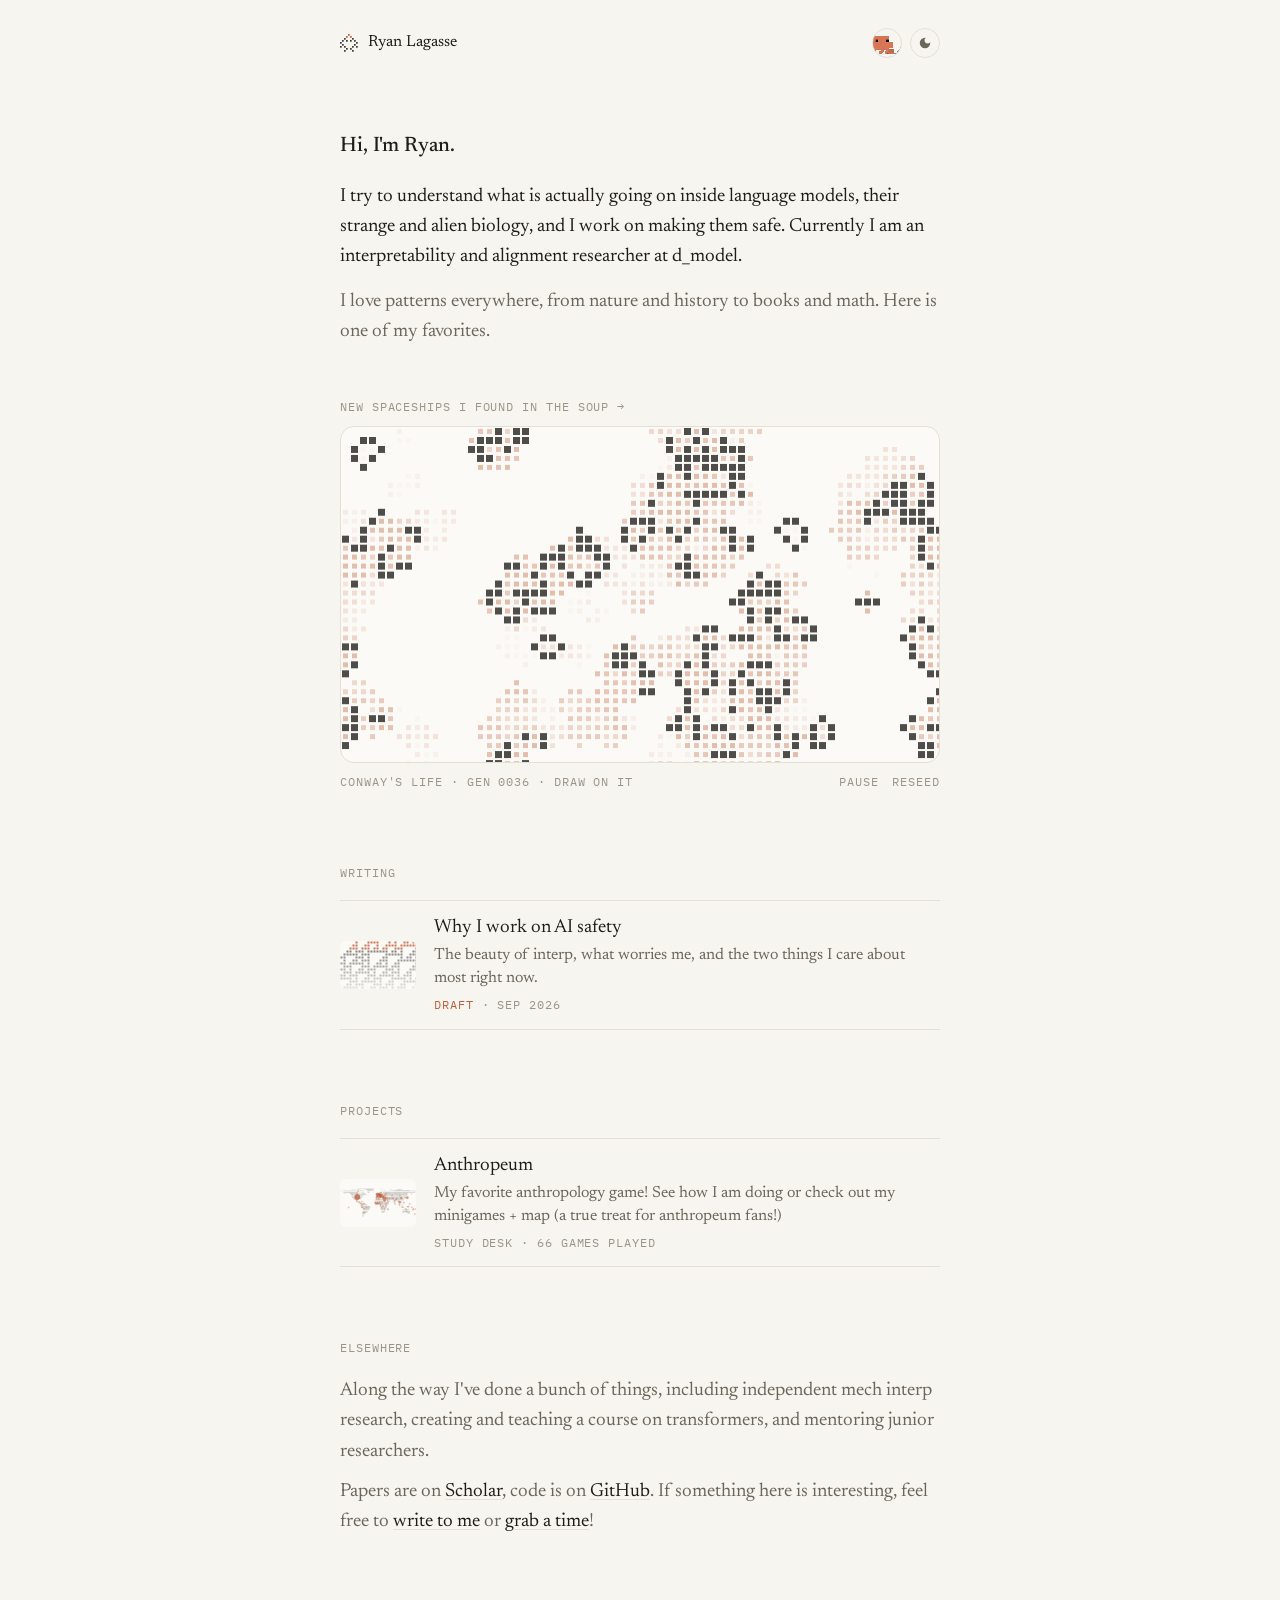
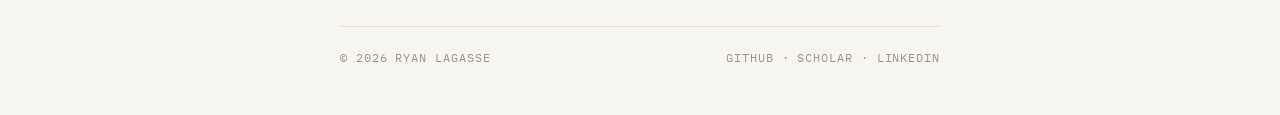
<file: index.html>
<!DOCTYPE html>
<html lang="en">
<head>
  <meta charset="UTF-8">
  <meta name="viewport" content="width=device-width, initial-scale=1.0">
  <title>Ryan Lagasse</title>
  <meta name="description" content="Ryan Lagasse. I try to understand what is going on inside language models, and I work on making them safe.">
  <script>try { const t = localStorage.getItem('theme'); if (t) document.documentElement.dataset.theme = t; } catch (e) {}</script>
  <link rel="preconnect" href="https://fonts.googleapis.com">
  <link rel="preconnect" href="https://fonts.gstatic.com" crossorigin>
  <link href="https://fonts.googleapis.com/css2?family=Newsreader:ital,opsz,wght@0,6..72,300..600;1,6..72,300..500&family=IBM+Plex+Mono:wght@400;500&display=swap" rel="stylesheet">
  <link rel="stylesheet" href="assets/site.css">
  <style>
    .hello { margin-top: 72px; }
    .hello h1 { font-size: 21px; font-weight: 500; letter-spacing: -0.005em; margin-bottom: 18px; }
    .hello p { color: var(--ink); margin-bottom: 14px; }
    .hello p.soft { color: var(--sub); }

    /* the one big visual */
    .window { margin: 44px 0 0; }
    .window .frame {
      position: relative; border: 1px solid var(--rule); border-radius: 14px; overflow: hidden;
      background: var(--paper-2); aspect-ratio: 16 / 9;
    }
    #life { position: absolute; inset: 0; width: 100%; height: 100%; display: block; cursor: crosshair; touch-action: none; }
    .window .over { display: inline-block; margin-bottom: 10px; text-decoration: none; }
    .window .over:hover { color: var(--accent); }
    .window .under { display: flex; justify-content: space-between; align-items: center; margin-top: 10px; gap: 12px; }
    .window .under button {
      font: inherit; background: none; border: 0; color: var(--dim); cursor: pointer; padding: 0; margin-left: 14px;
      text-transform: uppercase; letter-spacing: 0.08em;
    }
    .window .under button:hover { color: var(--accent); }
    .window .under > span:last-child { white-space: nowrap; }
    @media (max-width: 520px) { .window .under .hint { display: none; } }

    section.block { margin-top: 72px; }
    section.block > .label { display: block; margin-bottom: 18px; }

    /* writing list */
    .posts { list-style: none; }
    .post a {
      display: grid; grid-template-columns: 76px 1fr; gap: 18px; align-items: center;
      text-decoration: none; padding: 14px 0; border-top: 1px solid var(--rule);
    }
    .post:last-child a { border-bottom: 1px solid var(--rule); }
    .post canvas { width: 76px; height: 48px; display: block; border-radius: 6px; background: var(--paper-2); }
    .post .t { font-size: 19px; line-height: 1.35; }
    .post .d { color: var(--sub); font-size: 16px; line-height: 1.45; margin-top: 3px; }
    .post .m { margin-top: 6px; }
    .post a:hover .t { color: var(--accent); }
    .draft { color: var(--accent); }

    .elsewhere p { color: var(--sub); margin-bottom: 10px; }
    .elsewhere p a { color: var(--ink); }
  </style>
</head>
<body>
<div class="wrap">
  <header class="bar">
    <a class="mark" href="./"><canvas aria-hidden="true"></canvas>Ryan Lagasse</a>
    <span class="bar-r"><button class="crab-btn" type="button" data-crabs="assets/crabs/" aria-label="Release the crabs" title="release the crabs"><img src="assets/crabs/code.gif" width="80" height="80" alt=""></button><button class="theme" type="button" aria-label="Toggle dark mode"><svg viewBox="0 0 24 24"><path d="M12 3a9 9 0 1 0 9 9c0-.46-.04-.92-.1-1.36a5.4 5.4 0 0 1-4.4 2.26 5.4 5.4 0 0 1-3.14-9.8C12.92 3.04 12.46 3 12 3z"/></svg></button></span>
  </header>

  <main>
    <section class="hello">
      <h1>Hi, I'm Ryan.</h1>
      <p>I try to understand what is actually going on inside language models, their strange and alien biology, and I work on making them safe. Currently I am an interpretability and alignment researcher at d_model.</p>
      <p class="soft">I love patterns everywhere, from nature and history to books and math. Here is one of my favorites.</p>
    </section>

    <figure class="window">
      <a class="over label" href="spaceships/">new spaceships I found in the soup →</a>
      <div class="frame"><canvas id="life" aria-label="Conway's Game of Life. Click or drag to add cells."></canvas></div>
      <figcaption class="under label">
        <span>Conway's life · gen <span id="life-gen">0000</span><span class="hint"> · draw on it</span></span>
        <span><button id="life-pause" type="button">pause</button><button id="life-reset" type="button">reseed</button></span>
      </figcaption>
    </figure>

    <section class="block" id="writing">
      <span class="label">Writing</span>
      <ul class="posts">
        <li class="post">
          <a href="writing/why-i-work-on-ai-safety.html">
            <canvas data-ca="auto" data-seed="why-i-work-on-ai-safety" data-cell="3" aria-hidden="true"></canvas>
            <div>
              <div class="t">Why I work on AI safety</div>
              <div class="d">The beauty of interp, what worries me, and the two things I care about most right now.</div>
              <div class="m label"><span class="draft">draft</span> · Sep 2026</div>
            </div>
          </a>
        </li>
      </ul>
    </section>

    <section class="block" id="projects">
      <span class="label">Projects</span>
      <ul class="posts">
        <li class="post">
          <a href="anthropeum/">
            <canvas data-viz="map" aria-hidden="true"></canvas>
            <div>
              <div class="t">Anthropeum</div>
              <div class="d">My favorite anthropology game! See how I am doing or check out my minigames + map (a true treat for anthropeum fans!)</div>
              <div class="m label">study desk · <span id="a-games"></span> games played</div>
            </div>
          </a>
        </li>
      </ul>
    </section>

    <section class="block elsewhere">
      <span class="label">Elsewhere</span>
      <p>Along the way I've done a bunch of things, including independent mech interp research, creating and teaching a course on transformers, and mentoring junior researchers.</p>
      <p>Papers are on <a href="https://scholar.google.com/citations?user=QK2Md6wAAAAJ&hl=en" target="_blank" rel="noopener">Scholar</a>, code is on <a href="https://github.com/RyanLagasse" target="_blank" rel="noopener">GitHub</a>. If something here is interesting, feel free to <a href="mailto:ryanplagasse@gmail.com">write to me</a> or <a href="https://cal.com/ryan-lagasse" target="_blank" rel="noopener">grab a time</a>!</p>
    </section>
  </main>

  <footer class="foot">
    <span class="label">© 2026 Ryan Lagasse</span>
    <span class="label"><a href="https://github.com/RyanLagasse" target="_blank" rel="noopener">github</a> · <a href="https://scholar.google.com/citations?user=QK2Md6wAAAAJ&hl=en" target="_blank" rel="noopener">scholar</a> · <a href="https://www.linkedin.com/in/lagasse-ryan/" target="_blank" rel="noopener">linkedin</a></span>
  </footer>
</div>
<script src="assets/patterns.js"></script>
<script src="assets/anthropeum.js"></script>
<script src="assets/crabs.js"></script>
</body>
</html>
</file>
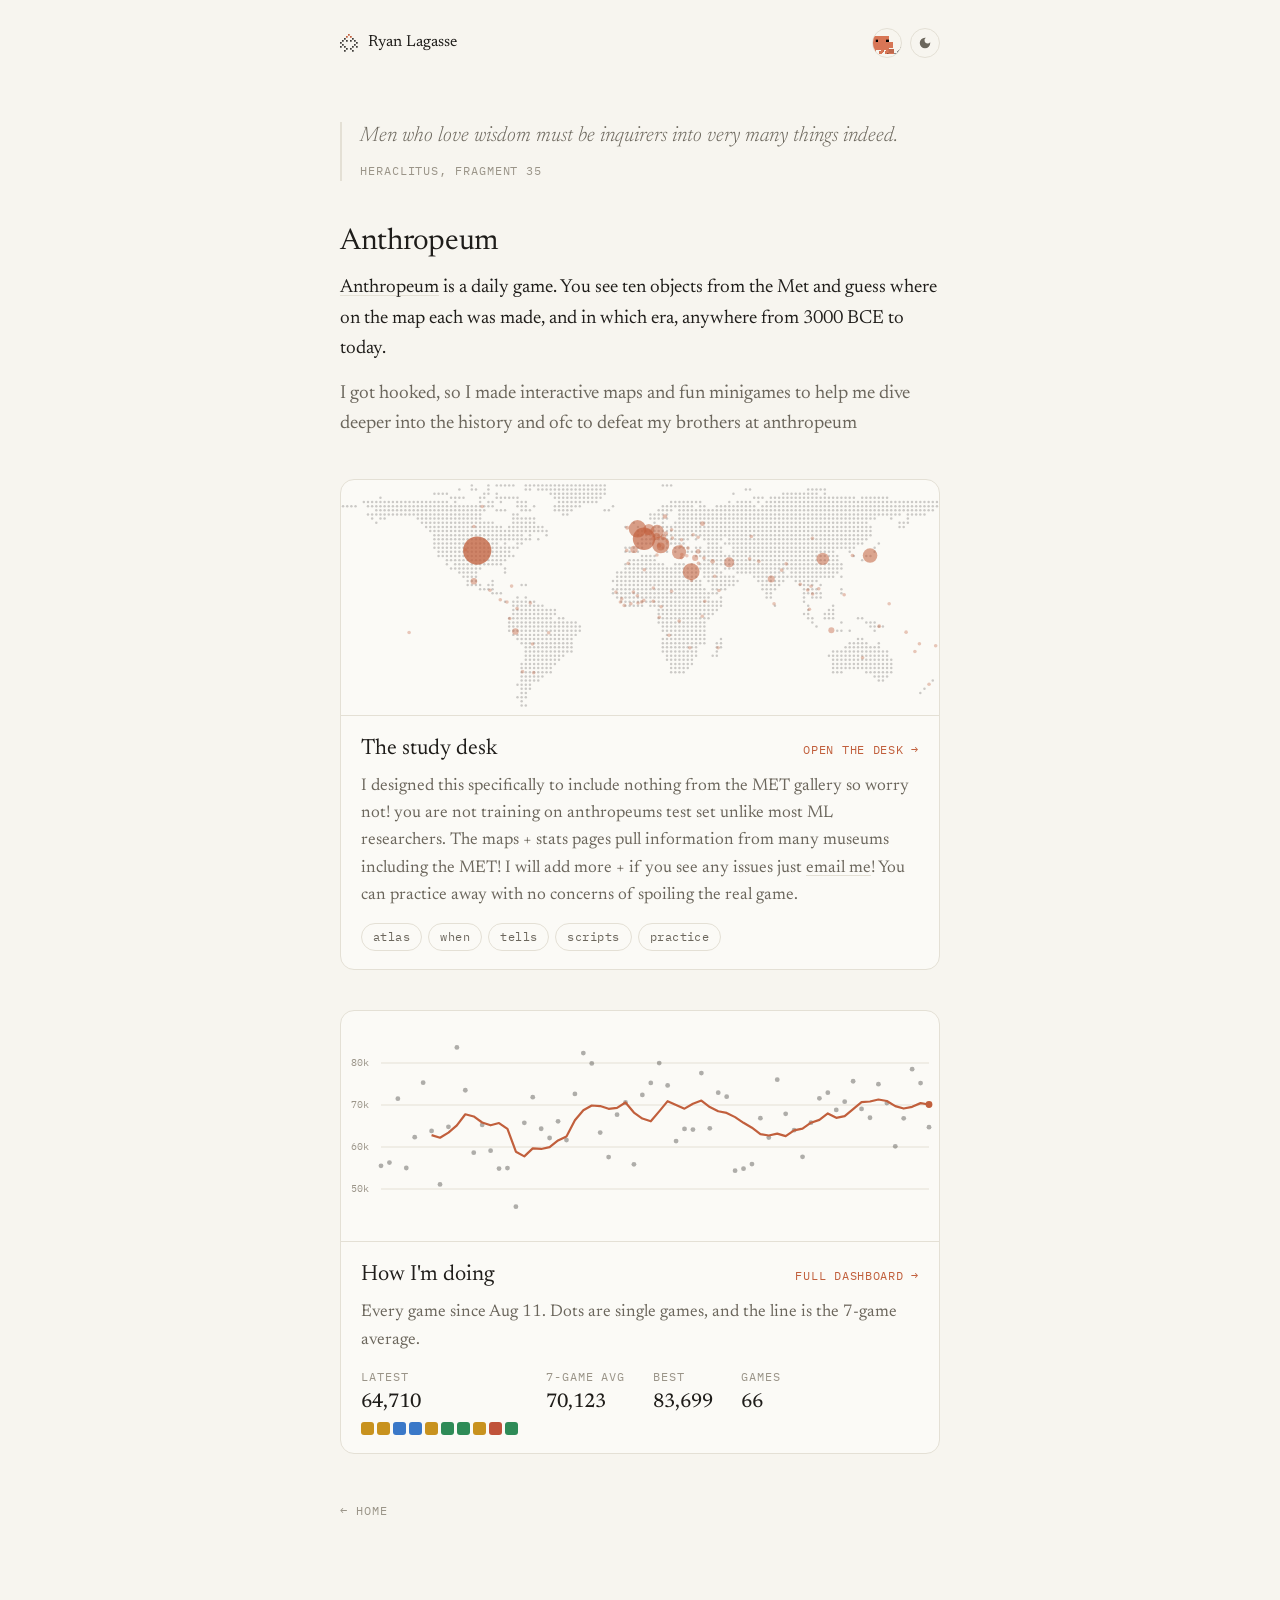
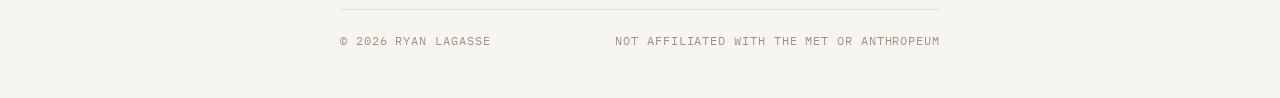
<file: anthropeum/index.html>
<!DOCTYPE html>
<html lang="en">
<head>
  <meta charset="UTF-8">
  <meta name="viewport" content="width=device-width, initial-scale=1.0">
  <title>Anthropeum · Ryan Lagasse</title>
  <meta name="description" content="Anthropeum is a daily game about where and when museum objects were made. The study desk I built for it, and how I'm doing.">
  <script>try { const t = localStorage.getItem('theme'); if (t) document.documentElement.dataset.theme = t; } catch (e) {}</script>
  <link rel="preconnect" href="https://fonts.googleapis.com">
  <link rel="preconnect" href="https://fonts.gstatic.com" crossorigin>
  <link href="https://fonts.googleapis.com/css2?family=Newsreader:ital,opsz,wght@0,6..72,300..600;1,6..72,300..500&family=IBM+Plex+Mono:wght@400;500&display=swap" rel="stylesheet">
  <link rel="stylesheet" href="../assets/site.css">
  <style>
    .epigraph { margin-top: 64px; padding-left: 18px; border-left: 2px solid var(--rule); }
    .epigraph blockquote { font-size: 21px; font-style: italic; font-weight: 300; line-height: 1.45; color: var(--sub); }
    .epigraph figcaption { margin-top: 10px; }

    .head { margin-top: 44px; }
    .head h1 { font-size: 30px; font-weight: 400; letter-spacing: -0.01em; line-height: 1.15; }
    .head p { margin-top: 14px; }
    .head p.soft { color: var(--sub); }

    .tool { margin-top: 40px; border: 1px solid var(--rule); border-radius: 14px; background: var(--paper-2); overflow: hidden; }
    .tool .viz { display: block; width: 100%; height: 230px; }
    .tool .viz.map { height: auto; aspect-ratio: 2.55 / 1; }
    .tool .body { padding: 16px 20px 18px; border-top: 1px solid var(--rule); }
    .tool h2 { font-size: 22px; font-weight: 400; display: flex; justify-content: space-between; align-items: baseline; gap: 12px; flex-wrap: wrap; }
    .tool h2 a { font-family: var(--mono); font-size: 12px; letter-spacing: 0.06em; text-transform: uppercase; text-decoration: none; color: var(--accent); }
    .tool p { color: var(--sub); margin-top: 6px; font-size: 17px; }

    .rooms { display: flex; flex-wrap: wrap; gap: 6px; margin-top: 14px; }
    .rooms a {
      font-family: var(--mono); font-size: 11.5px; letter-spacing: 0.04em; text-decoration: none; color: var(--sub);
      border: 1px solid var(--rule); border-radius: 999px; padding: 4px 11px; transition: color .15s, border-color .15s;
    }
    .rooms a:hover { color: var(--accent); border-color: var(--accent); }

    .stats { display: flex; flex-wrap: wrap; gap: 6px 28px; margin-top: 14px; }
    .stats div { display: flex; flex-direction: column; }
    .stats b { font-weight: 500; font-size: 20px; font-variant-numeric: tabular-nums; }
    .tiles { display: inline-flex; gap: 3px; margin-top: 4px; }
    .tiles i { width: 13px; height: 13px; border-radius: 3px; display: inline-block; }

    .back { margin-top: 48px; }
    .back a { text-decoration: none; }
  </style>
</head>
<body>
<div class="wrap">
  <header class="bar">
    <a class="mark" href="../"><canvas aria-hidden="true"></canvas>Ryan Lagasse</a>
    <span class="bar-r"><button class="crab-btn" type="button" data-crabs="../assets/crabs/" aria-label="Release the crabs" title="release the crabs"><img src="../assets/crabs/code.gif" width="80" height="80" alt=""></button><button class="theme" type="button" aria-label="Toggle dark mode"><svg viewBox="0 0 24 24"><path d="M12 3a9 9 0 1 0 9 9c0-.46-.04-.92-.1-1.36a5.4 5.4 0 0 1-4.4 2.26 5.4 5.4 0 0 1-3.14-9.8C12.92 3.04 12.46 3 12 3z"/></svg></button></span>
  </header>

  <figure class="epigraph">
    <blockquote>Men who love wisdom must be inquirers into very many things indeed.</blockquote>
    <figcaption class="label">Heraclitus, Fragment 35</figcaption>
  </figure>

  <div class="head">
    <h1>Anthropeum</h1>
    <p><a href="https://www.anthropeum.games/">Anthropeum</a> is a daily game. You see ten objects from the Met and guess where on the map each was made, and in which era, anywhere from 3000 BCE to today.</p>
    <p class="soft">I got hooked, so I made interactive maps and fun minigames to help me dive deeper into the history and ofc to defeat my brothers at anthropeum</p>
  </div>

  <section class="tool">
    <canvas class="viz map" data-viz="map" data-big aria-label="Where the Met's objects come from, one circle per place"></canvas>
    <div class="body">
      <h2>The study desk <a href="https://ryanlagasse.github.io/anthropeum-study/">open the desk →</a></h2>
      <p>I designed this specifically to include nothing from the MET gallery so worry not! you are not training on anthropeums test set unlike most ML researchers. The maps + stats pages pull information from many museums including the MET! I will add more + if you see any issues just <a href="mailto:ryanplagasse@gmail.com">email me</a>! You can practice away with no concerns of spoiling the real game.</p>
      <div class="rooms">
        <a href="https://ryanlagasse.github.io/anthropeum-study/#/atlas">atlas</a>
        <a href="https://ryanlagasse.github.io/anthropeum-study/#/when">when</a>
        <a href="https://ryanlagasse.github.io/anthropeum-study/#/tells">tells</a>
        <a href="https://ryanlagasse.github.io/anthropeum-study/#/scripts">scripts</a>
        <a href="https://ryanlagasse.github.io/anthropeum-study/#/practice">practice</a>
      </div>
    </div>
  </section>

  <section class="tool">
    <canvas class="viz" data-viz="scores" data-big aria-label="Every Anthropeum score since August, with a 7-game average"></canvas>
    <div class="body">
      <h2>How I'm doing <a href="https://ryanlagasse.github.io/anthropeum/">full dashboard →</a></h2>
      <p>Every game since <span id="a-since"></span>. Dots are single games, and the line is the 7-game average.</p>
      <div class="stats">
        <div><span class="label">latest</span><b id="a-latest"></b><span class="tiles" id="a-tiles"></span></div>
        <div><span class="label">7-game avg</span><b id="a-avg"></b></div>
        <div><span class="label">best</span><b id="a-best"></b></div>
        <div><span class="label">games</span><b id="a-games"></b></div>
      </div>
    </div>
  </section>

  <p class="back label"><a href="../">← home</a></p>
  <footer class="foot">
    <span class="label">© 2026 Ryan Lagasse</span>
    <span class="label">not affiliated with the Met or Anthropeum</span>
  </footer>
</div>
<script src="../assets/patterns.js"></script>
<script src="../assets/crabs.js"></script>
<script src="../assets/anthropeum.js"></script>
</body>
</html>
</file>
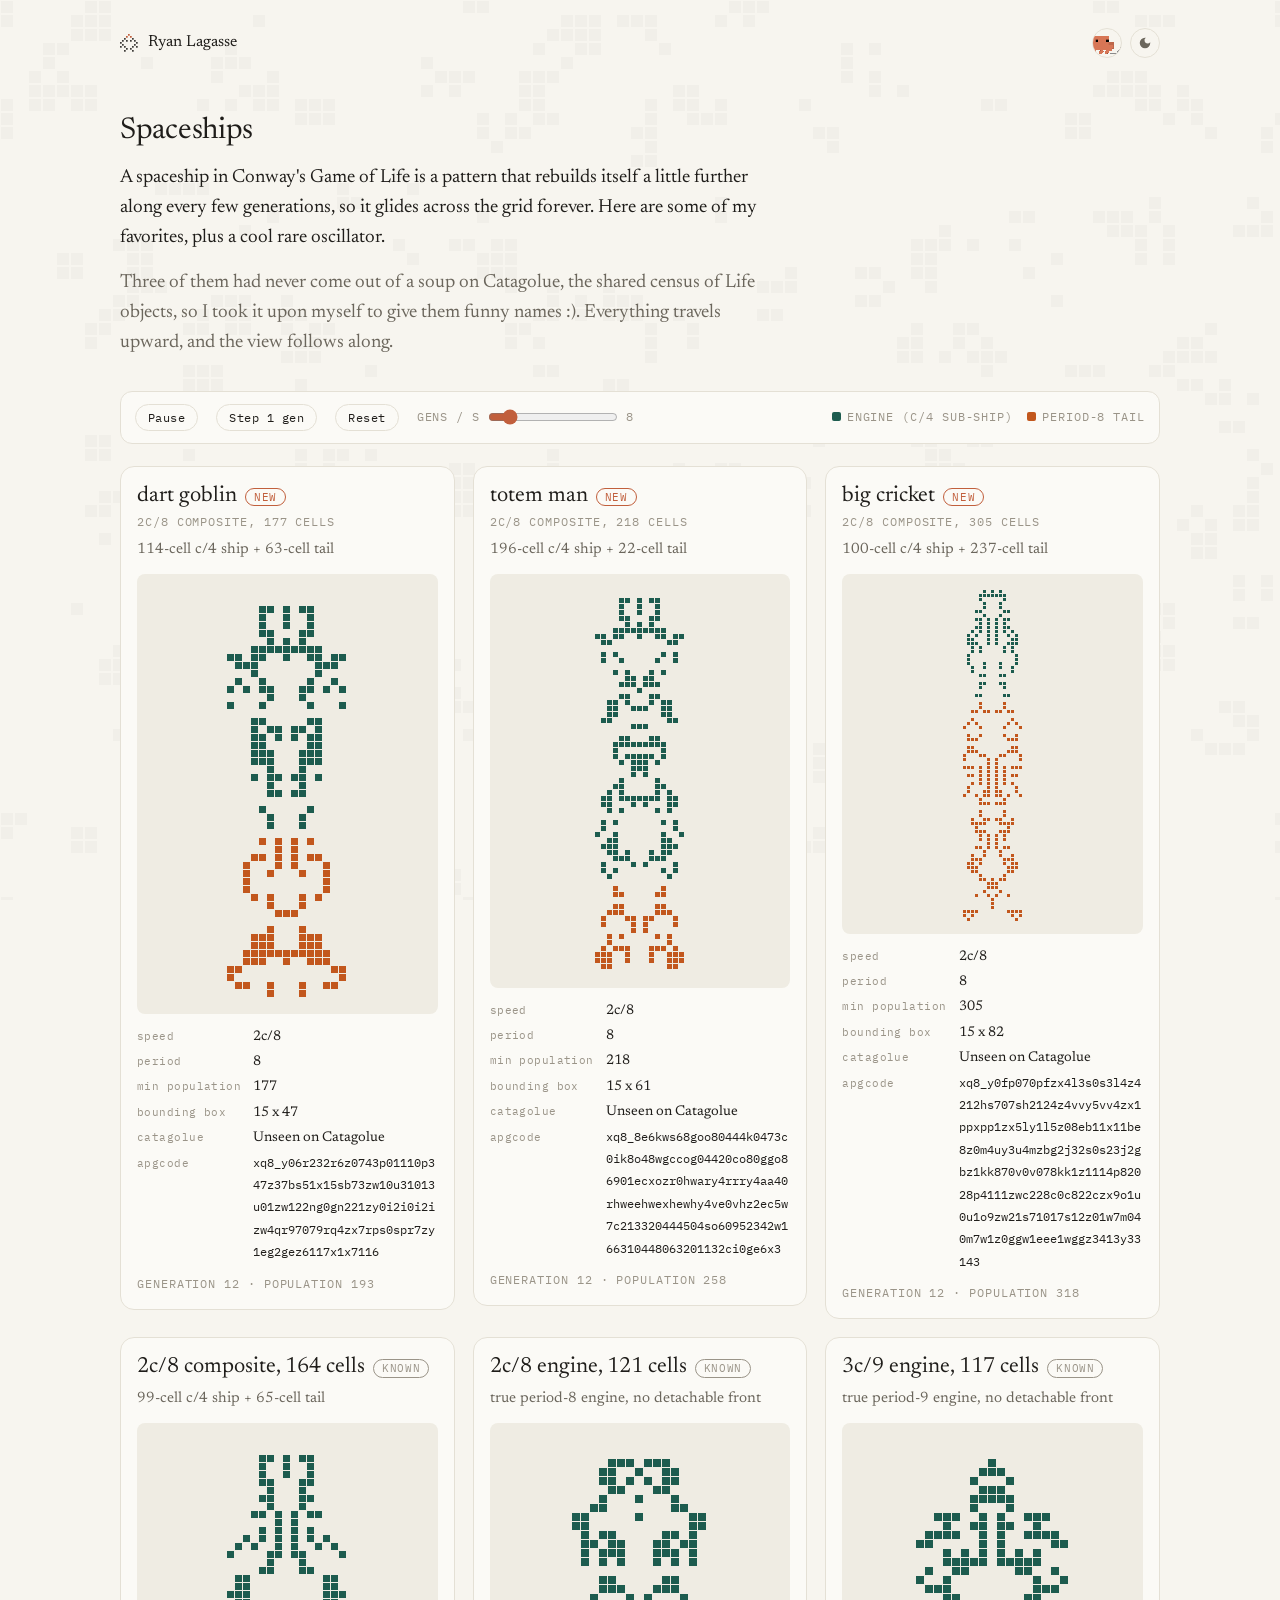
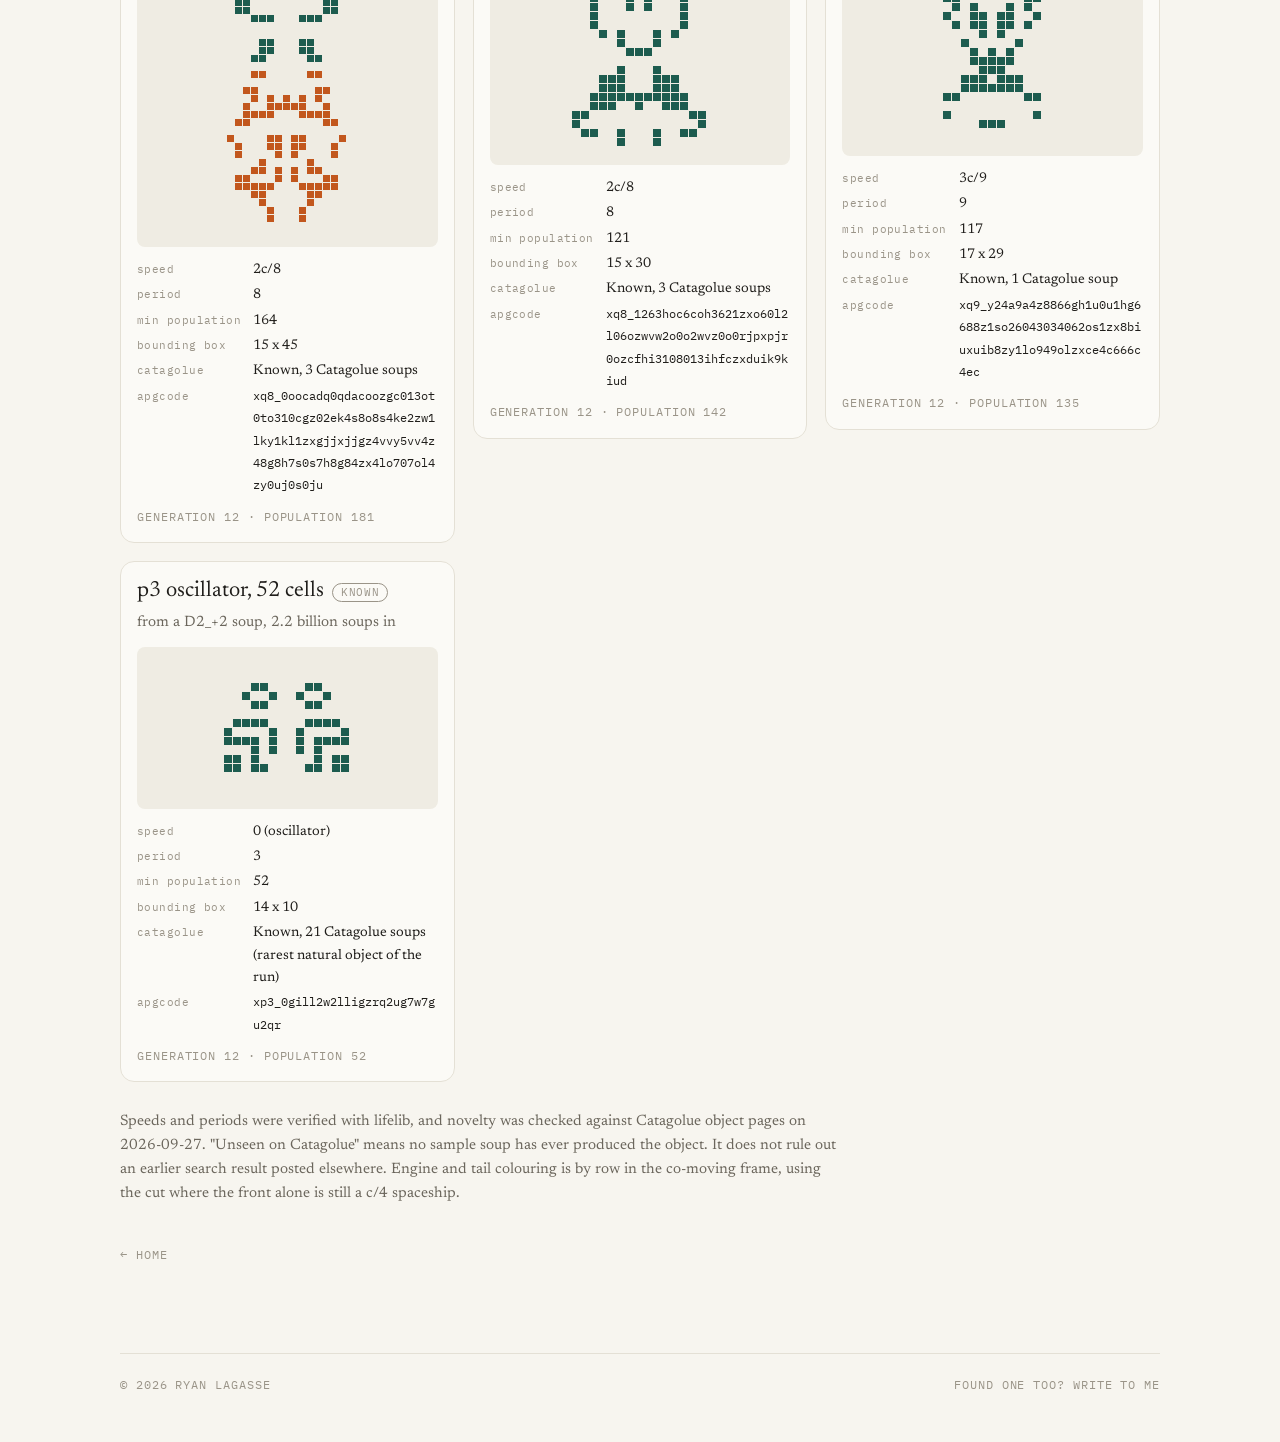
<file: spaceships/index.html>
<!DOCTYPE html>
<html lang="en">
<head>
  <meta charset="UTF-8">
  <meta name="viewport" content="width=device-width, initial-scale=1.0">
  <title>Spaceships · Ryan Lagasse</title>
  <meta name="description" content="Spaceships in Conway's Game of Life that turned up in my search, three of them never seen in a soup before, running live.">
  <script>try { const t = localStorage.getItem('theme'); if (t) document.documentElement.dataset.theme = t; } catch (e) {}</script>
  <link rel="preconnect" href="https://fonts.googleapis.com">
  <link rel="preconnect" href="https://fonts.gstatic.com" crossorigin>
  <link href="https://fonts.googleapis.com/css2?family=Newsreader:ital,opsz,wght@0,6..72,300..600;1,6..72,300..500&family=IBM+Plex+Mono:wght@400;500&display=swap" rel="stylesheet">
  <link rel="stylesheet" href="../assets/site.css">
  <style>
    /* this page is wider than the others so the ship panels can sit side by side */
    .wrap.wide { max-width: 1080px; }
    :root { --engine: #1d5c4f; --tail: #c2571d; --stage: #efece3; --panel: #fbfaf6; }
    @media (prefers-color-scheme: dark) {
      :root:not([data-theme="light"]) { --engine: #5fc9ad; --tail: #f08a4b; --stage: #1f1e19; --panel: #1b1a15; }
    }
    :root[data-theme="dark"] { --engine: #5fc9ad; --tail: #f08a4b; --stage: #1f1e19; --panel: #1b1a15; }

    .head { margin-top: 56px; max-width: 640px; }
    .head h1 { font-size: 30px; font-weight: 400; letter-spacing: -0.01em; line-height: 1.15; }
    .head p { margin-top: 14px; }
    .head p.soft { color: var(--sub); }

    .controls {
      display: flex; flex-wrap: wrap; align-items: center; gap: 10px 18px; margin: 32px 0 22px;
      padding: 12px 14px; border: 1px solid var(--rule); border-radius: 12px; background: var(--panel);
    }
    .controls button {
      font-family: var(--mono); font-size: 12px; letter-spacing: 0.04em; color: var(--ink); background: none;
      border: 1px solid var(--rule); border-radius: 999px; padding: 5px 12px; cursor: pointer;
    }
    .controls button:hover { border-color: var(--accent); color: var(--accent); }
    .controls label { display: flex; align-items: center; gap: 8px; }
    .controls input[type=range] { width: 130px; accent-color: var(--accent); }
    .legend { display: flex; gap: 14px; margin-left: auto; flex-wrap: wrap; }
    .legend span::before { content: ""; display: inline-block; width: 9px; height: 9px; margin-right: 6px; border-radius: 2px; vertical-align: 0; }
    .legend .e::before { background: var(--engine); }
    .legend .t::before { background: var(--tail); }

    .ships { display: grid; grid-template-columns: repeat(auto-fill, minmax(300px, 1fr)); gap: 18px; align-items: start; }
    .ship { background: var(--panel); border: 1px solid var(--rule); border-radius: 14px; padding: 16px; min-width: 0; }
    .ship h2 { font-size: 22px; font-weight: 400; line-height: 1.2; display: flex; flex-wrap: wrap; align-items: baseline; gap: 8px; }
    .badge { font-family: var(--mono); font-size: 10.5px; letter-spacing: 0.06em; text-transform: uppercase; padding: 2px 8px; border-radius: 999px; border: 1px solid currentColor; }
    .badge.new { color: var(--accent); }
    .badge.known { color: var(--dim); }
    .ship .tech { margin-top: 4px; }
    .ship .front { color: var(--sub); font-size: 15px; margin: 6px 0 12px; }
    .stage { display: flex; justify-content: center; background: var(--stage); border-radius: 8px; overflow: hidden; }
    .stage canvas { display: block; max-width: 100%; height: auto; image-rendering: pixelated; }
    .ship dl { display: grid; grid-template-columns: max-content 1fr; gap: 3px 12px; margin-top: 12px; font-size: 14px; }
    .ship dt { font-family: var(--mono); font-size: 11px; letter-spacing: 0.04em; color: var(--dim); padding-top: 2px; }
    .ship dd { margin: 0; min-width: 0; overflow-wrap: anywhere; font-variant-numeric: tabular-nums; }
    .ship code { font-family: var(--mono); font-size: 11.5px; }
    .ship .gen { margin-top: 10px; font-variant-numeric: tabular-nums; }

    .note { margin-top: 28px; max-width: 720px; color: var(--sub); font-size: 15px; }
    .back { margin-top: 40px; }
    .back a { text-decoration: none; }

    /* a faint Game of Life behind the whole page */
    #bg-life { position: fixed; inset: 0; width: 100%; height: 100%; z-index: 0; pointer-events: none; opacity: 0.022; }
    .wrap.wide { position: relative; z-index: 1; }
    @media (prefers-color-scheme: dark) { :root:not([data-theme="light"]) #bg-life { opacity: 0.03; } }
    :root[data-theme="dark"] #bg-life { opacity: 0.03; }
  </style>
</head>
<body>
<canvas id="bg-life" aria-hidden="true"></canvas>
<div class="wrap wide">
  <header class="bar">
    <a class="mark" href="../"><canvas aria-hidden="true"></canvas>Ryan Lagasse</a>
    <span class="bar-r"><button class="crab-btn" type="button" data-crabs="../assets/crabs/" aria-label="Release the crabs" title="release the crabs"><img src="../assets/crabs/code.gif" width="80" height="80" alt=""></button><button class="theme" type="button" aria-label="Toggle dark mode"><svg viewBox="0 0 24 24"><path d="M12 3a9 9 0 1 0 9 9c0-.46-.04-.92-.1-1.36a5.4 5.4 0 0 1-4.4 2.26 5.4 5.4 0 0 1-3.14-9.8C12.92 3.04 12.46 3 12 3z"/></svg></button></span>
  </header>

  <div class="head">
    <h1>Spaceships</h1>
    <p>A spaceship in Conway's Game of Life is a pattern that rebuilds itself a little further along every few generations, so it glides across the grid forever. Here are some of my favorites, plus a cool rare oscillator.</p>
    <p class="soft">Three of them had never come out of a soup on Catagolue, the shared census of Life objects, so I took it upon myself to give them funny names :). Everything travels upward, and the view follows along.</p>
  </div>

  <div class="controls">
    <button id="play" type="button">Pause</button>
    <button id="step" type="button">Step 1 gen</button>
    <button id="reset" type="button">Reset</button>
    <label class="label" for="speed">gens / s <input id="speed" type="range" min="1" max="60" value="8"> <span id="speedval">8</span></label>
    <div class="legend label"><span class="e">engine (c/4 sub-ship)</span><span class="t">period-8 tail</span></div>
  </div>

  <div class="ships" id="ships"></div>

  <p class="note">Speeds and periods were verified with lifelib, and novelty was checked against Catagolue object pages on 2026-09-27. "Unseen on Catagolue" means no sample soup has ever produced the object. It does not rule out an earlier search result posted elsewhere. Engine and tail colouring is by row in the co-moving frame, using the cut where the front alone is still a c/4 spaceship.</p>

  <p class="back label"><a href="../">← home</a></p>

  <footer class="foot">
    <span class="label">© 2026 Ryan Lagasse</span>
    <span class="label"><a href="mailto:ryanplagasse@gmail.com">found one too? write to me</a></span>
  </footer>
</div>
<script src="../assets/patterns.js"></script>
<script src="../assets/crabs.js"></script>
<script>
/* faint background Life: a random soup that keeps itself going */
(function () {
  const c = document.getElementById("bg-life"), ctx = c.getContext("2d");
  const reduced = window.matchMedia("(prefers-reduced-motion: reduce)").matches;
  const CELL = 14, STEP = reduced ? 1400 : 130, DENSITY = 0.16;
  let cols = 0, rows = 0, a, b, last = 0;
  const seed = () => { for (let i = 0; i < a.length; i++) a[i] = Math.random() < DENSITY ? 1 : 0; };
  const size = () => {
    const dpr = Math.min(window.devicePixelRatio || 1, 2);
    cols = Math.ceil(innerWidth / CELL); rows = Math.ceil(innerHeight / CELL);
    c.width = Math.ceil(innerWidth * dpr); c.height = Math.ceil(innerHeight * dpr);
    ctx.setTransform(dpr, 0, 0, dpr, 0, 0);
    a = new Uint8Array(cols * rows); b = new Uint8Array(cols * rows); seed(); draw();
  };
  const evolve = () => {
    let alive = 0;
    for (let y = 0; y < rows; y++) {
      const up = ((y - 1 + rows) % rows) * cols, mid = y * cols, dn = ((y + 1) % rows) * cols;
      for (let x = 0; x < cols; x++) {
        const l = (x - 1 + cols) % cols, r = (x + 1) % cols;
        const n = a[up + l] + a[up + x] + a[up + r] + a[mid + l] + a[mid + r] + a[dn + l] + a[dn + x] + a[dn + r];
        const v = a[mid + x] ? (n === 2 || n === 3 ? 1 : 0) : (n === 3 ? 1 : 0);
        b[mid + x] = v; alive += v;
      }
    }
    [a, b] = [b, a];
    if (alive < cols * rows * 0.04) seed();
  };
  const draw = () => {
    ctx.clearRect(0, 0, innerWidth, innerHeight);
    ctx.fillStyle = getComputedStyle(document.documentElement).getPropertyValue("--ink").trim();
    for (let i = 0; i < a.length; i++) if (a[i]) ctx.fillRect((i % cols) * CELL + 1, ((i / cols) | 0) * CELL + 1, CELL - 2, CELL - 2);
  };
  const loop = (t) => { if (!document.hidden && t - last > STEP) { evolve(); draw(); last = t; } requestAnimationFrame(loop); };
  addEventListener("resize", size);
  new MutationObserver(draw).observe(document.documentElement, { attributes: true, attributeFilter: ["data-theme"] });
  size(); requestAnimationFrame(loop);
})();
</script>
<script>
(function () {
  /* ---------------------------------------------------------------
     THE SHIPS. To add one, copy an entry and fill it in.
     nick:  the name, if it's mine to give (leave out for known objects)
     name:  the plain technical name
     rle:   the pattern in RLE; dy/period set how fast the view follows
     cut:   row where the teal engine ends and the rust tail begins (null = all engine)
     --------------------------------------------------------------- */
  const SHIPS = [
    { nick: "dart goblin", name: "2c/8 composite, 177 cells", code: "xq8_y06r232r6z0743p01110p347z37bs51x15sb73zw10u31013u01zw122ng0gn221zy0i2i0i2izw4qr97079rq4zx7rps0spr7zy1eg2gez6117x1x7116",
      status: "new", statusText: "Unseen on Catagolue", speed: "2c/8", period: 8, dy: -2, minpop: 177, bbox: "15 x 47", cut: 28, front: "114-cell c/4 ship + 63-cell tail",
      rle: "4b2obob2o$4bo2bo2bo$4bo2bo2bo$4b2o3b2o$5bobobo$3b9o$2ob2o2bo2b2ob2o$b3o7b3o$3bo7bo$bo2bo5bo2bo$obob2o3b2obobo$5bo3bo$o3bo5bo3bo2$3b2o5b2o$3bob2ob2obo$3b2obobob2o$3b2o5b2o$3b3o3b3o$3b3o3b3o$5bo3bo$3bob2ob2obo$5bo3bo$5b2ob2o2$4bo5bo$5bo3bo$5bo3bo2$4bobobobo$6bobo$3b2obobob2o$2bo3bobo3bo$2bo2bo3bo2bo$2bo9bo$2bo2bo3bo2bo$2bo9bo$3bo2bobo2bo$3bo7bo$4bobobobo$4bo2bo2bo$6bobo$4b2o3b2o$5b2ob2o$2bo3b3o3bo$b3o3bo3b3o$o2b2o5b2o2bo!" },
    { nick: "totem man", name: "2c/8 composite, 218 cells", code: "xq8_8e6kws68goo80444k0473c0ik8o48wgccog04420co80ggo86901ecxozr0hwary4rrry4aa40rhweehwexhewhy4ve0vhz2ec5w7c213320444504so60952342w166310448063201132ci0ge6x3",
      status: "new", statusText: "Unseen on Catagolue", speed: "2c/8", period: 8, dy: -2, minpop: 218, bbox: "15 x 61", cut: 47, front: "196-cell c/4 ship + 22-cell tail",
      rle: "4b2obob2o$4bo2bo2bo$4bo2bo2bo$4b2o3b2o$5bobobo$3b9o$2ob2o2bo2b2ob2o$b2o9b2o2$bobo7bobo$bo2bo5bo2bo2$3bobo3bobo$5b2ob2o$4b3ob3o$7bo$4b2o3b2o$2b2obo3bob2o$2b2o2b3o2b2o$2b2o7b2o$b2o9b2o$6b3o2$4b2o3b2o$3b9o$3bo7bo$3bob5obo$4bob3obo$6b3o$6bobo$4bo5bo$3b2o5b2o$2bobo5bobo$b2ob7ob2o$b2o3bobo3b2o$2bobo5bobo2$bobo7bobo$bo11bo$o2bo7bo2bo$2b2o7b2o$b3o7b3o$2b2obo3bob2o$3b3o3b3o$bo4bobo4bo$bobo7bobo$2bo9bo2$3bo7bo$3b2o5b2o2$3b2o5b2o$2b3o5b3o$bo3b2ob2o3bo$bo4bobo4bo$6bobo$4bo5bo$2b2o7b2o$bo2b2o3b2o2bo$2b2obo3bob2o$2b4o3b4o!" },
    { nick: "big cricket", name: "2c/8 composite, 305 cells", code: "[base64]",
      status: "new", statusText: "Unseen on Catagolue", speed: "2c/8", period: 8, dy: -2, minpop: 305, bbox: "15 x 82", cut: 27, front: "100-cell c/4 ship + 237-cell tail",
      rle: "5bobobo$4b7o$4bo5bo$5bo3bo$5bo3bo$3b2o5b2o$5bo3bo$3b2obobob2o$4bobobobo$3b2obobob2o$2bobobobobobo$bobo2bobo2bobo$b2o3bobo3b2o$b3o2bobo2b3o$2bobo5bobo$2bobo5bobo$bo11bo$bo11bo$bo3bo3bo3bo$2bo2bo3bo2bo$2bo9bo$4b2o3b2o2$4b2o3b2o$4bo5bo2$3b2o5b2o2$4bo5bo$4bo5bo$2b2ob2ob2ob2o2$2bo9bo$bobo7bobo$o3bo5bo3bo2$bo2bo5bo2bo$b3o7b3o2$b2o9b2o$b3o7b3o$o3b2o3b2o3bo$o5bobo5bo$6bobo$3obobobobob3o$4bobobobo$b2obobobobob2o$4bobobobo$2bobobobobobo$bo4bobo4bo$bo3b2ob2o3bo$o2bob2ob2obo2bo$4bo5bo$4b3ob3o2$4bo5bo$4bo5bo$2bo2b2ob2o2bo$2b4o3b4o$3bo7bo$3b3o3b3o$4bobobobo$4bobobobo$6bobo$3b2obobob2o$5bo3bo$2bo2bo3bo2bo$2b3o5b3o$b2obo5bob2o$b3o7b3o$b3o7b3o$2b2o7b2o$2b2o7b2o$3b3o3b3o$3b3obob3o$6bobo$4bob3obo$4bo5bo$4bo5bo$b3obo3bob3o$bo2bob3obo2bo$bob2o5b2obo!" },
    { name: "2c/8 composite, 164 cells", code: "xq8_0oocadq0qdacoozgc013ot0to310cgz02ek4s8o8s4ke2zw1lky1kl1zxgjjxjjgz4vvy5vv4z48g8h7s0s7h8g84zx4lo707ol4zy0uj0s0ju",
      status: "known", statusText: "Known, 3 Catagolue soups", speed: "2c/8", period: 8, dy: -2, minpop: 164, bbox: "15 x 45", cut: 26, front: "99-cell c/4 ship + 65-cell tail",
      rle: "4b2obob2o$4bo2bo2bo$4bo2bo2bo$4b2o3b2o$5bo3bo$4b2o3b2o$5bo3bo$3b2obobob2o$6bobo$4bobobobo$2bobobobobobo$bobo2bobo2bobo$o4b2ob2o4bo$5bo3bo$4b2o3b2o$b2o9b2o$b2o9b2o$3o9b3o$b2o9b2o$b2o9b2o$3b3o3b3o3$4b2o3b2o$4b2o3b2o$3b2o5b2o2$3b2o5b2o2$2b2o7b2o$3bobobobobo$2bo2b5o2bo$2b4o3b4o$b2o9b2o2$o4b2ob2o4bo$bo3b2ob2o3bo$bo4bobo4bo$4bo5bo$3b2obobob2o$b2o3bobo3b2o$b6ob6o$3bobo3bobo$4bobobobo$5bo3bo!" },
    { name: "2c/8 engine, 121 cells", code: "xq8_1263hoc6coh3621zxo60l2l06ozwvw2o0o2wvz0o0rjpxpjr0ozcfhi3108013ihfczxduik9kiud",
      status: "known", statusText: "Known, 3 Catagolue soups", speed: "2c/8", period: 8, dy: -2, minpop: 121, bbox: "15 x 30", cut: null, front: "true period-8 engine, no detachable front",
      rle: "4b3ob3o$3b2o2bo2b2o$3b2obobob2o$4b2o3b2o$3bo3bo3bo$2b2o7b2o$2o5bo5b2o$2o11b2o$bob2o5b2obo$b2ob2o3b2ob2o$bob3o3b3obo$bobobo3bobobo2$3b2o5b2o$3b3o3b3o$2bo3bobo3bo$2bo3bobo3bo$2bo9bo$2bo2bo3bo2bo$2bo9bo$3bo2bobo2bo$3bo7bo$4bobobobo$4bo2bo2bo$6bobo$4b2o3b2o$5b2ob2o$2bo3b3o3bo$b3o3bo3b3o$o2b2o5b2o2bo!" },
    { name: "3c/9 engine, 117 cells", code: "xq9_y24a9a4z8866gh1u0u1hg6688z1so26043034062os1zx8biuxuib8zy1lo949olzxce4c666c4ec",
      status: "known", statusText: "Known, 1 Catagolue soup", speed: "3c/9", period: 9, dy: -3, minpop: 117, bbox: "17 x 29", cut: null, front: "true period-9 engine, no detachable front",
      rle: "8bo$7b3o$6bo3bo$7b3o$6b5o$6bo3bo$2b3o2bobo2b3o$3bo2b2ob2o2bo$b4o2bobo2b4o$2o5bobo5b2o$3bobobobobobo$3b5ob5o$bo2b2o5b2o2bo$o2bo9bo2bo$b3o9b3o$3b2o7b2o$4bobo3bobo$3bo2b2ob2o2bo$4bob2ob2obo$7bobo$5bo5bo$6bobobo$6b5o$7b3o$5b3ob3o$5b7o$3b2o7b2o2$3bo2bobobo2bo!" },
    { name: "p3 oscillator, 52 cells", code: "xp3_0gill2w2lligzrq2ug7w7gu2qr",
      status: "known", statusText: "Known, 21 Catagolue soups (rarest natural object of the run)", speed: "0 (oscillator)", period: 3, dy: 0, minpop: 52, bbox: "14 x 10", cut: null, front: "from a D2_+2 soup, 2.2 billion soups in",
      rle: "3b2o4b2o$2bo2bo2bo2bo$3b2o4b2o2$b4o4b4o$o4bo2bo4bo$4obo2bob4o$3bobo2bobo$2obo6bob2o$2ob2o4b2ob2o!" }
  ];

  function parseRLE(s) {
    const cells = []; let x = 0, y = 0, n = "";
    for (const ch of s) {
      if (ch >= "0" && ch <= "9") { n += ch; continue; }
      const k = n ? parseInt(n, 10) : 1; n = "";
      if (ch === "b") x += k;
      else if (ch === "o") { for (let i = 0; i < k; i++) cells.push([x++, y]); }
      else if (ch === "$") { y += k; x = 0; }
      else if (ch === "!") break;
    }
    return cells;
  }
  const OFF = 1 << 15, W = 1 << 16;
  const key = (x, y) => (x + OFF) * W + (y + OFF);
  function step(live) {
    const counts = new Map();
    for (const k of live) {
      const x = Math.floor(k / W) - OFF, y = (k % W) - OFF;
      for (let dx = -1; dx <= 1; dx++) for (let dy = -1; dy <= 1; dy++) {
        if (!dx && !dy) continue;
        const kk = key(x + dx, y + dy); counts.set(kk, (counts.get(kk) || 0) + 1);
      }
    }
    const next = new Set();
    for (const [k, c] of counts) if (c === 3 || (c === 2 && live.has(k))) next.add(k);
    return next;
  }

  const tok = (n) => getComputedStyle(document.documentElement).getPropertyValue(n).trim();
  const esc = (t) => String(t).replace(/[&<>"]/g, (c) => ({ "&": "&amp;", "<": "&lt;", ">": "&gt;", '"': "&quot;" }[c]));

  const panels = SHIPS.map((s, i) => {
    const cells = parseRLE(s.rle);
    const w = Math.max(...cells.map(c => c[0])) + 1, h = Math.max(...cells.map(c => c[1])) + 1;
    const m = 4, cs = Math.max(4, Math.min(9, Math.floor(440 / (h + 2 * m))));
    const el = document.createElement("section"); el.className = "ship";
    const badge = s.status === "new" ? '<span class="badge new">new</span>' : '<span class="badge known">known</span>';
    const title = s.nick ? esc(s.nick) : esc(s.name);
    el.innerHTML = '<h2>' + title + ' ' + badge + '</h2>' +
      (s.nick ? '<div class="tech label">' + esc(s.name) + '</div>' : '') +
      '<p class="front">' + esc(s.front) + '</p>' +
      '<div class="stage"><canvas width="' + (w + 2 * m) * cs + '" height="' + (h + 2 * m) * cs + '" aria-label="' + title + ', running live"></canvas></div>' +
      '<dl><dt>speed</dt><dd>' + esc(s.speed) + '</dd><dt>period</dt><dd>' + s.period + '</dd><dt>min population</dt><dd>' + s.minpop + '</dd><dt>bounding box</dt><dd>' + esc(s.bbox) +
      '</dd><dt>catagolue</dt><dd>' + esc(s.statusText) + '</dd><dt>apgcode</dt><dd><code>' + esc(s.code) + '</code></dd></dl>' +
      '<div class="gen label">generation 0</div>';
    document.getElementById("ships").appendChild(el);
    return { s, init: new Set(cells.map(c => key(c[0], c[1]))), live: null, gen: 0, m, cs, canvas: el.querySelector("canvas"), genEl: el.querySelector(".gen") };
  });

  function draw(p) {
    const ctx = p.canvas.getContext("2d"), cs = p.cs;
    ctx.fillStyle = tok("--stage"); ctx.fillRect(0, 0, p.canvas.width, p.canvas.height);
    const camY = p.gen * (p.s.dy / p.s.period);
    const eng = tok("--engine"), tail = tok("--tail");
    for (const k of p.live) {
      const x = Math.floor(k / W) - OFF, y = (k % W) - OFF;
      const ry = y - camY;
      ctx.fillStyle = (p.s.cut !== null && ry >= p.s.cut) ? tail : eng;
      ctx.fillRect((x + p.m) * cs, (ry + p.m) * cs, cs - 1, cs - 1);
    }
    p.genEl.textContent = "generation " + p.gen + "  ·  population " + p.live.size;
  }
  function reset(p) { p.live = new Set(p.init); p.gen = 0; draw(p); }
  function advance(p) { p.live = step(p.live); p.gen++; }

  panels.forEach(reset);
  const reduced = window.matchMedia("(prefers-reduced-motion: reduce)").matches;
  let playing = !reduced, gps = 8, acc = 0, last = performance.now();
  const playBtn = document.getElementById("play");
  playBtn.textContent = playing ? "Pause" : "Play";
  playBtn.addEventListener("click", () => { playing = !playing; playBtn.textContent = playing ? "Pause" : "Play"; last = performance.now(); });
  document.getElementById("step").addEventListener("click", () => { panels.forEach(p => { advance(p); draw(p); }); });
  document.getElementById("reset").addEventListener("click", () => { panels.forEach(reset); });
  const speed = document.getElementById("speed"), speedVal = document.getElementById("speedval");
  speed.addEventListener("input", () => { gps = +speed.value; speedVal.textContent = gps; });
  function frame(t) {
    if (playing) {
      acc += (t - last) / 1000 * gps;
      const n = Math.floor(acc); acc -= n;
      if (n > 0) panels.forEach(p => { for (let i = 0; i < Math.min(n, 30); i++) advance(p); draw(p); });
    }
    last = t; requestAnimationFrame(frame);
  }
  requestAnimationFrame(frame);
  // repaint when the theme changes, even while paused
  const redraw = () => panels.forEach(draw);
  window.matchMedia("(prefers-color-scheme: dark)").addEventListener("change", redraw);
  new MutationObserver(redraw).observe(document.documentElement, { attributes: true, attributeFilter: ["data-theme"] });
})();
</script>
</body>
</html>
</file>
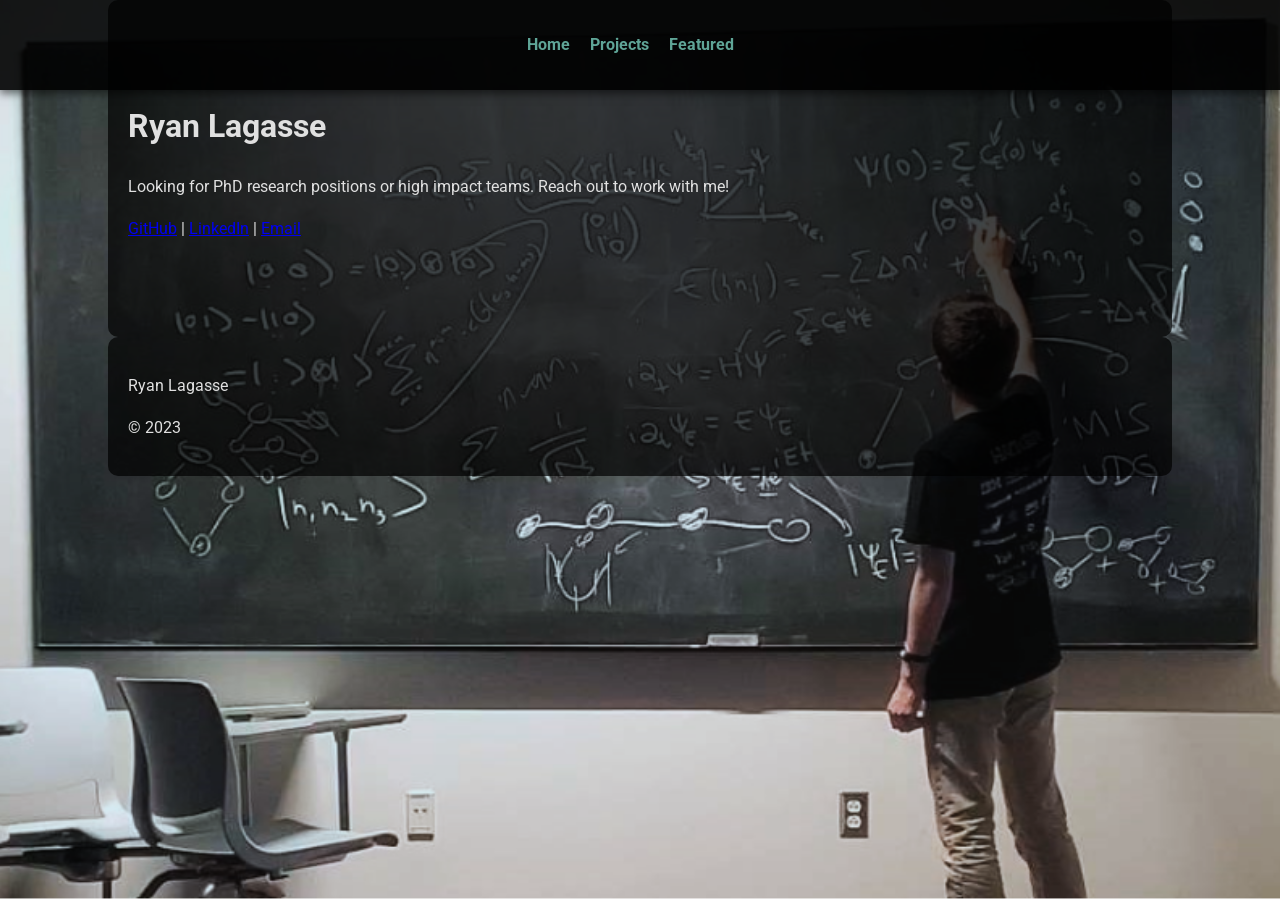
<file: old_index.html>
<!DOCTYPE html>
<html lang="en">
<head>
    <meta charset="UTF-8">
    <meta name="viewport" content="width=device-width, initial-scale=1.0">
    <title>Ryan Lagasse - AI Researcher</title>
    <style>
        @import url('https://fonts.googleapis.com/css2?family=Orbitron:wght@400;700&display=swap');
        @import url('https://fonts.googleapis.com/css2?family=Roboto:wght@400;700&display=swap');

        :root {
            --primary-color: #5fa597;
            --secondary-color: #cd79eb;
            --background-color: #0d0d0d;
            --text-color: #e0e0e0;
            --accent-color: #00ffcc;
        }
        body {
            font-family: 'Roboto', sans-serif;
            line-height: 1.6;
            color: var(--text-color);
            background: url('background.png') no-repeat center center fixed;
            background-size: cover;
            margin: 0;
            padding: 0;
            overflow-x: hidden;
        }
        .container {
            width: 80%;
            margin: auto;
            overflow: hidden;
            padding: 20px;
            background: rgba(0, 0, 0, 0.7); /* Semi-transparent background */
            border-radius: 10px; /* Rounded corners */
        }
        header {
            background: rgba(0, 0, 0, 0.9);
            padding: 1rem 0;
            position: fixed;
            width: 100%;
            top: 0;
            z-index: 1000;
            box-shadow: 0 4px 8px rgba(0, 0, 0, 0.5);
        }
        nav ul {
            list-style: none;
            padding: 0;
            display: flex;
            justify-content: center;
        }
        nav ul li {
            margin-right: 20px;
        }
        nav ul li a {
            color: var(--primary-color);
            text-decoration: none;
            font-weight: bold;
            transition: color 0.3s ease;
        }
        nav ul li a:hover {
            color: var(--secondary-color);
        }
        .tab-content {
            display: none;
            padding: 60px 0;
        }
        .tab-content.active {
            display: block;
        }
        .tab-content h2 {
            color: var(--primary-color);
        }
        .tab-content p {
            color: var(--text-color);
        }
        .project-description {
            display: none;
            margin-top: 10px;
            color: var(--text-color);
        }
    </style>
</head>
<body>
    <header>
        <nav>
            <ul>
                <li><a href="#home" class="tab-link" data-tab="home">Home</a></li>
                <li><a href="#projects" class="tab-link" data-tab="projects">Projects</a></li>
                <li><a href="#featured" class="tab-link" data-tab="featured">Featured</a></li>
            </ul>
        </nav>
    </header>
    <div class="container">
        <div id="home" class="tab-content active">
            <h1>Ryan Lagasse</h1>
            <p>Looking for PhD research positions or high impact teams. Reach out to work with me!</p>
            <p><a href="https://github.com">GitHub</a> | <a href="https://linkedin.com">LinkedIn</a> | <a href="mailto:email@example.com">Email</a></p>
        </div>
        <div id="projects" class="tab-content">
            <h2>Research</h2>
            <p><strong class="project-title">Algorithms Researcher @ QUASIM:</strong> Hybrid Quantum Algorithms for N-Body Simulations</p>
            <div class="project-description">Detailed description of the project...</div>
            <p><strong class="project-title">LLM Alignment Researcher @ Reducing Information Ecosystem Threats (RIET) Lab:</strong> Co-authoring research paper under Dr. Shiri D.H. proposing RLOF, a novel, scalable fine-tuning method for large language models (10x cheaper than RLHF)</p>
            <div class="project-description">Detailed description of the project...</div>
            <p><strong class="project-title">Transformers Researcher @ UConn CSE:</strong> Leading the development of “Persistent Refinement via Interactive Steering Mechanisms,” a novel, cost-efficient method for measuring and steering activations in transformers during inference. The approach improves response quality across 7 chat bias benchmarks by 13% with Llama-3.1-8b-Instuct.</p>
            <div class="project-description">Detailed description of the project...</div>
            <p><strong class="project-title">NASA project:</strong> Time series analysis & graph learning.</p>
            <div class="project-description">Detailed description of the project...</div>
            <p><strong class="project-title">Detection of Ventricular Arrhythmias:</strong> Developed a cutting-edge finetuned CNN to classify ventricular arrhythmias placing first at TinyML in accuracy</p>
            <div class="project-description">Detailed description of the project...</div>
            <p><strong class="project-title">Grid Failure Algorithm @ Hubbell:</strong> Built ML failure prediction model for 7M+ electric meters with finetuned Llamas-7B to communicate the failure cause and potential fixes to the team</p>
            <div class="project-description">Detailed description of the project...</div>
            <p><strong class="project-title">Autonomous Drone AI Systems @ Rapid Response:</strong> Designing novel RL intelligent agent flight logic for fully autonomous decision making and novel machine teaching algorithm using human input</p>
            <div class="project-description">Detailed description of the project...</div>
        </div>
        <div id="featured" class="tab-content">
            <h2>Featured</h2>
            <p><strong>Sept 19, 2024:</strong> Led research for EDGE24 demo with 100% success displaying autonomous air ground teaming</p>
            <p><strong>Feb 7, 2024:</strong> Visualizing LM Reward Functions with DPO @ Eleuther.ai</p>
            <p><strong>Dec 15, 2023:</strong> Teaching New UConn Intro to Transformers CSE 4095</p>
            <p><strong>Feb 21, 2023:</strong> UConn SWE Team take top at HackOTIS</p>
        </div>
    </div>
    <footer>
        <div class="container">
            <p>Ryan Lagasse</p>
            <p>&copy; 2023</p>
        </div>
    </footer>
    <script>
        document.querySelectorAll('.tab-link').forEach(link => {
            link.addEventListener('click', function(e) {
                e.preventDefault();
                document.querySelectorAll('.tab-content').forEach(tab => tab.classList.remove('active'));
                document.getElementById(this.dataset.tab).classList.add('active');
            });
        });

        document.querySelectorAll('.project-title').forEach(title => {
            title.addEventListener('click', function() {
                const description = this.nextElementSibling;
                if (description.style.display === 'block') {
                    description.style.display = 'none';
                } else {
                    description.style.display = 'block';
                }
            });
        });
    </script>
</body>
</html>
</file>
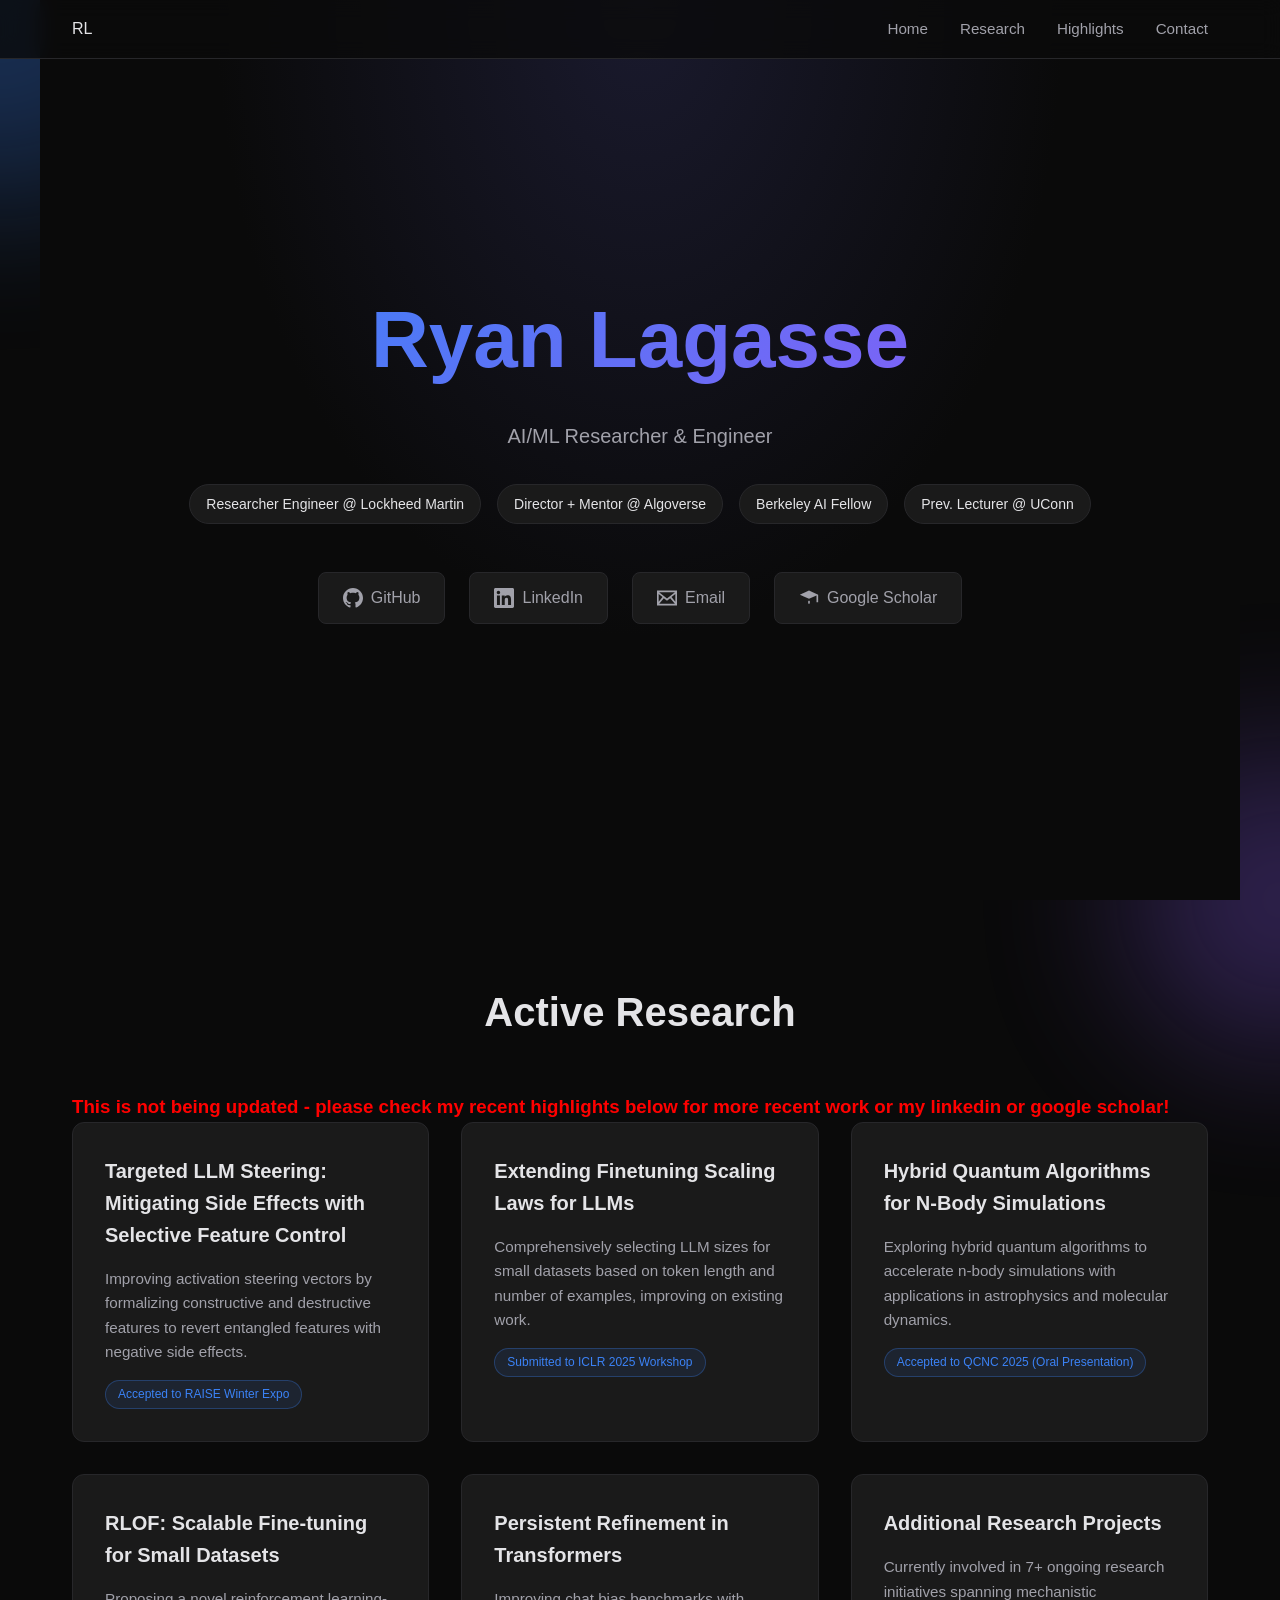
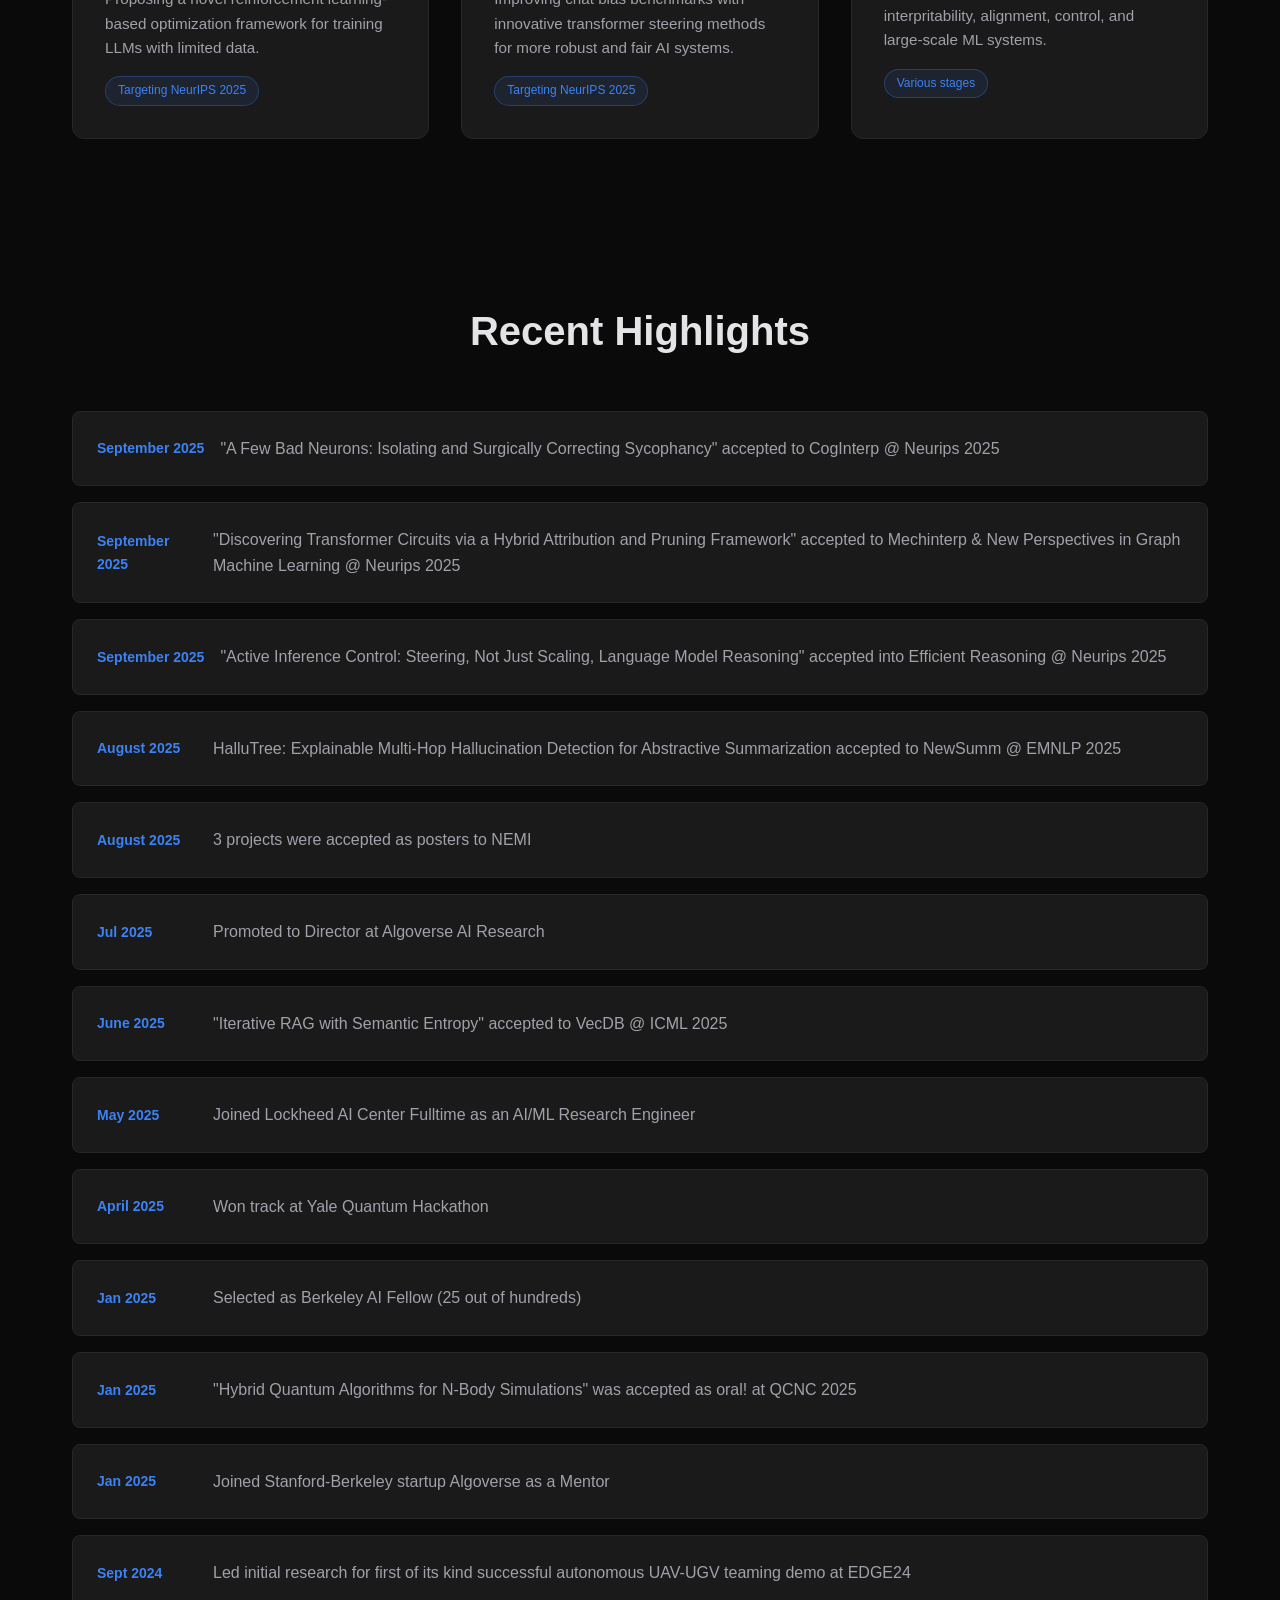
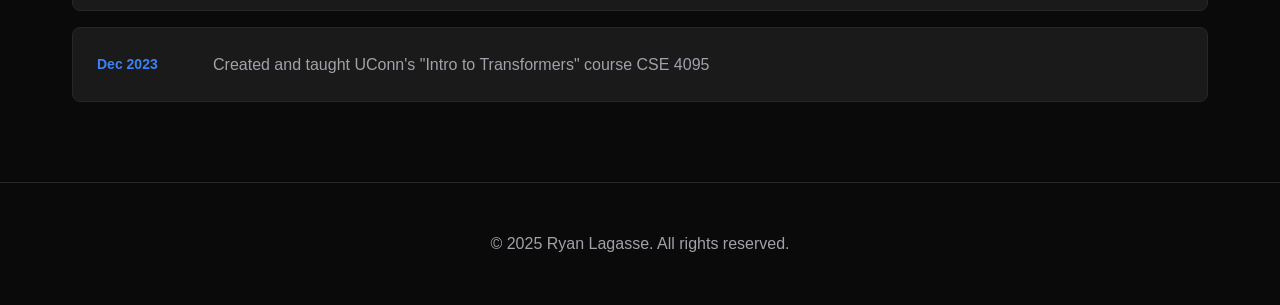
<file: index pre 12/22.html>
<!DOCTYPE html>
<html lang="en">
<head>
    <meta charset="UTF-8">
    <meta name="viewport" content="width=device-width, initial-scale=1.0">
    <title>Ryan Lagasse</title>
    <style>
        * {
            margin: 0;
            padding: 0;
            box-sizing: border-box;
        }

        :root {
            --primary: #0a0a0a;
            --secondary: #1a1a1a;
            --accent: #3b82f6;
            --text: #e4e4e7;
            --text-secondary: #a1a1aa;
            --border: #27272a;
            --gradient: linear-gradient(135deg, #3b82f6 0%, #8b5cf6 100%);
        }

        body {
            font-family: -apple-system, BlinkMacSystemFont, 'Segoe UI', Roboto, Oxygen, Ubuntu, Cantarell, sans-serif;
            background: var(--primary);
            color: var(--text);
            overflow-x: hidden;
            line-height: 1.6;
        }

        /* Smooth scrolling */
        html {
            scroll-behavior: smooth;
        }

        /* Navigation */
        nav {
            position: fixed;
            top: 0;
            width: 100%;
            background: rgba(10, 10, 10, 0.8);
            backdrop-filter: blur(10px);
            border-bottom: 1px solid var(--border);
            z-index: 1000;
            transition: all 0.3s ease;
        }

        nav.scrolled {
            background: rgba(10, 10, 10, 0.95);
        }

        .nav-container {
            max-width: 1200px;
            margin: 0 auto;
            padding: 1rem 2rem;
            display: flex;
            justify-content: space-between;
            align-items: center;
        }

        .nav-links {
            display: flex;
            gap: 2rem;
        }

        .nav-links a {
            color: var(--text-secondary);
            text-decoration: none;
            font-size: 0.95rem;
            transition: color 0.3s ease;
            position: relative;
        }

        .nav-links a:hover {
            color: var(--text);
        }

        .nav-links a::after {
            content: '';
            position: absolute;
            bottom: -5px;
            left: 0;
            width: 0;
            height: 2px;
            background: var(--accent);
            transition: width 0.3s ease;
        }

        .nav-links a:hover::after {
            width: 100%;
        }

        /* Hero Section */
        .hero {
            min-height: 100vh;
            display: flex;
            align-items: center;
            justify-content: center;
            position: relative;
            background: radial-gradient(ellipse at top, #1a1a2e 0%, #0a0a0a 50%);
        }

        .hero-content {
            text-align: center;
            z-index: 2;
            animation: fadeInUp 1s ease;
        }

        @keyframes fadeInUp {
            from {
                opacity: 0;
                transform: translateY(30px);
            }
            to {
                opacity: 1;
                transform: translateY(0);
            }
        }

        .hero h1 {
            font-size: clamp(3rem, 8vw, 5rem);
            font-weight: 700;
            margin-bottom: 1rem;
            background: var(--gradient);
            -webkit-background-clip: text;
            -webkit-text-fill-color: transparent;
            background-clip: text;
        }

        .hero .tagline {
            font-size: 1.25rem;
            color: var(--text-secondary);
            margin-bottom: 2rem;
            font-weight: 300;
        }

        .hero .positions {
            display: flex;
            flex-wrap: wrap;
            gap: 1rem;
            justify-content: center;
            margin-bottom: 3rem;
        }

        .position-badge {
            background: var(--secondary);
            border: 1px solid var(--border);
            padding: 0.5rem 1rem;
            border-radius: 9999px;
            font-size: 0.875rem;
            transition: all 0.3s ease;
        }

        .position-badge:hover {
            border-color: var(--accent);
            transform: translateY(-2px);
        }

        /* Social Links */
        .social-links {
            display: flex;
            gap: 1.5rem;
            justify-content: center;
        }

        .social-links a {
            display: flex;
            align-items: center;
            gap: 0.5rem;
            color: var(--text-secondary);
            text-decoration: none;
            padding: 0.75rem 1.5rem;
            border: 1px solid var(--border);
            border-radius: 8px;
            transition: all 0.3s ease;
            background: var(--secondary);
        }

        .social-links a:hover {
            color: var(--text);
            border-color: var(--accent);
            transform: translateY(-2px);
            box-shadow: 0 4px 20px rgba(59, 130, 246, 0.3);
        }

        /* Sections */
        section {
            padding: 5rem 2rem;
            max-width: 1200px;
            margin: 0 auto;
        }

        .section-title {
            font-size: 2.5rem;
            font-weight: 700;
            margin-bottom: 3rem;
            text-align: center;
            position: relative;
        }

        /* Research Section */
        .research-grid {
            display: grid;
            grid-template-columns: repeat(auto-fill, minmax(350px, 1fr));
            gap: 2rem;
        }

        .research-item {
            background: var(--secondary);
            border: 1px solid var(--border);
            border-radius: 12px;
            padding: 2rem;
            transition: all 0.3s ease;
            position: relative;
            overflow: hidden;
        }

        .research-item::before {
            content: '';
            position: absolute;
            top: 0;
            left: 0;
            right: 0;
            height: 3px;
            background: var(--gradient);
            transform: translateX(-100%);
            transition: transform 0.3s ease;
        }

        .research-item:hover::before {
            transform: translateX(0);
        }

        .research-item:hover {
            transform: translateY(-4px);
            border-color: var(--accent);
            box-shadow: 0 10px 30px rgba(0, 0, 0, 0.5);
        }

        .research-item h3 {
            font-size: 1.25rem;
            margin-bottom: 1rem;
            color: var(--text);
        }

        .research-item p {
            color: var(--text-secondary);
            font-size: 0.95rem;
            line-height: 1.6;
            margin-bottom: 1rem;
        }

        .research-status {
            display: inline-block;
            padding: 0.25rem 0.75rem;
            border-radius: 9999px;
            font-size: 0.75rem;
            font-weight: 500;
            background: rgba(59, 130, 246, 0.1);
            color: var(--accent);
            border: 1px solid rgba(59, 130, 246, 0.3);
        }

        /* Featured Section */
        .featured-grid {
            display: grid;
            gap: 1rem;
        }

        .featured-item {
            background: var(--secondary);
            border: 1px solid var(--border);
            border-radius: 8px;
            padding: 1.5rem;
            display: flex;
            align-items: center;
            gap: 1rem;
            transition: all 0.3s ease;
        }

        .featured-item:hover {
            border-color: var(--accent);
            transform: translateX(4px);
        }

        .featured-date {
            color: var(--accent);
            font-weight: 600;
            font-size: 0.875rem;
            min-width: 100px;
        }

        .featured-content {
            color: var(--text-secondary);
        }

        /* Footer */
        footer {
            text-align: center;
            padding: 3rem 2rem;
            border-top: 1px solid var(--border);
            color: var(--text-secondary);
        }

        /* Responsive */
        @media (max-width: 768px) {
            .nav-links {
                display: none;
            }
            
            .hero .positions {
                flex-direction: column;
                align-items: center;
            }
            
            .social-links {
                flex-direction: column;
                width: 100%;
                max-width: 300px;
                margin: 0 auto;
            }
            
            .research-grid {
                grid-template-columns: 1fr;
            }
        }

        /* Animations */
        .fade-in {
            opacity: 0;
            transform: translateY(20px);
            transition: all 0.6s ease;
        }

        .fade-in.visible {
            opacity: 1;
            transform: translateY(0);
        }

        /* Floating gradient orbs */
        .orb {
            position: fixed;
            border-radius: 50%;
            filter: blur(80px);
            opacity: 0.3;
            pointer-events: none;
            animation: float 20s ease-in-out infinite;
        }

        .orb1 {
            width: 400px;
            height: 400px;
            background: #3b82f6;
            top: -200px;
            left: -200px;
        }

        .orb2 {
            width: 300px;
            height: 300px;
            background: #8b5cf6;
            bottom: -150px;
            right: -150px;
            animation-delay: -10s;
        }

        @keyframes float {
            0%, 100% { transform: translate(0, 0) scale(1); }
            33% { transform: translate(30px, -30px) scale(1.1); }
            66% { transform: translate(-20px, 20px) scale(0.9); }
        }
    </style>
</head>
<body>
    <!-- Floating orbs for visual interest -->
    <div class="orb orb1"></div>
    <div class="orb orb2"></div>

    <!-- Navigation -->
    <nav id="navbar">
        <div class="nav-container">
            <div class="nav-brand">RL</div>
            <div class="nav-links">
                <a href="#home">Home</a>
                <a href="#research">Research</a>
                <a href="#highlights">Highlights</a>
                <a href="#contact">Contact</a>
            </div>
        </div>
    </nav>

    <!-- Hero Section -->
    <section id="home" class="hero">
        <div class="hero-content">
            <h1>Ryan Lagasse</h1>
            <p class="tagline">AI/ML Researcher & Engineer</p>
            <div class="positions">
                <div class="position-badge">Researcher Engineer @ Lockheed Martin</div>
                <div class="position-badge">Director + Mentor @ Algoverse</div>
                <div class="position-badge">Berkeley AI Fellow</div>
                <div class="position-badge">Prev. Lecturer @ UConn</div>
            </div>
            <div class="social-links">
                <a href="https://github.com/RyanLagasse" target="_blank">
                    <svg width="20" height="20" fill="currentColor" viewBox="0 0 24 24">
                        <path d="M12 0c-6.626 0-12 5.373-12 12 0 5.302 3.438 9.8 8.207 11.387.599.111.793-.261.793-.577v-2.234c-3.338.726-4.033-1.416-4.033-1.416-.546-1.387-1.333-1.756-1.333-1.756-1.089-.745.083-.729.083-.729 1.205.084 1.839 1.237 1.839 1.237 1.07 1.834 2.807 1.304 3.492.997.107-.775.418-1.305.762-1.604-2.665-.305-5.467-1.334-5.467-5.931 0-1.311.469-2.381 1.236-3.221-.124-.303-.535-1.524.117-3.176 0 0 1.008-.322 3.301 1.23.957-.266 1.983-.399 3.003-.404 1.02.005 2.047.138 3.006.404 2.291-1.552 3.297-1.23 3.297-1.23.653 1.653.242 2.874.118 3.176.77.84 1.235 1.911 1.235 3.221 0 4.609-2.807 5.624-5.479 5.921.43.372.823 1.102.823 2.222v3.293c0 .319.192.694.801.576 4.765-1.589 8.199-6.086 8.199-11.386 0-6.627-5.373-12-12-12z"/>
                    </svg>
                    GitHub
                </a>
                <a href="https://www.linkedin.com/in/lagasse-ryan/" target="_blank">
                    <svg width="20" height="20" fill="currentColor" viewBox="0 0 24 24">
                        <path d="M20.447 20.452h-3.554v-5.569c0-1.328-.027-3.037-1.852-3.037-1.853 0-2.136 1.445-2.136 2.939v5.667H9.351V9h3.414v1.561h.046c.477-.9 1.637-1.85 3.37-1.85 3.601 0 4.267 2.37 4.267 5.455v6.286zM5.337 7.433c-1.144 0-2.063-.926-2.063-2.065 0-1.138.92-2.063 2.063-2.063 1.14 0 2.064.925 2.064 2.063 0 1.139-.925 2.065-2.064 2.065zm1.782 13.019H3.555V9h3.564v11.452zM22.225 0H1.771C.792 0 0 .774 0 1.729v20.542C0 23.227.792 24 1.771 24h20.451C23.2 24 24 23.227 24 22.271V1.729C24 .774 23.2 0 22.222 0h.003z"/>
                    </svg>
                    LinkedIn
                </a>
                <a href="mailto:ryanplagasse@gmail.com">
                    <svg width="20" height="20" fill="currentColor" viewBox="0 0 24 24">
                        <path d="M0 3v18h24v-18h-24zm6.623 7.929l-4.623 5.712v-9.458l4.623 3.746zm-4.141-5.929h19.035l-9.517 7.713-9.518-7.713zm5.694 7.188l3.824 3.099 3.83-3.104 5.612 6.817h-18.779l5.513-6.812zm9.208-1.264l4.616-3.741v9.348l-4.616-5.607z"/>
                    </svg>
                    Email
                </a>
                    <a href="https://scholar.google.com/citations?user=QK2Md6wAAAAJ&hl=en" target="_blank">
                        <svg width="20" height="20" viewBox="0 0 24 24" fill="currentColor" xmlns="http://www.w3.org/2000/svg">
                            <path d="M12 3 1 8l11 5 9-4.09V17h2V8L12 3zM3.27 8.94 12 13l8.73-4.06L12 4.94 3.27 8.94zM11 14.97v3.51l1 .5 1-.5v-3.51L12 16l-1-1.03z"/>
                        </svg>
                        Google Scholar
                    </a>
            </div>
        </div>
    </section>

    <!-- Research Section -->
    <section id="research" class="fade-in">
        <h2 class="section-title">Active Research</h2>
        <h3 class="subtitle" style="color: red;">This is not being updated - please check my recent highlights below for more recent work or my linkedin or google scholar!</h3>
        <div class="research-grid">
            <div class="research-item">
                <h3>Targeted LLM Steering: Mitigating Side Effects with Selective Feature Control</h3>
                <p>Improving activation steering vectors by formalizing constructive and destructive features to revert entangled features with negative side effects.</p>
                <span class="research-status">Accepted to RAISE Winter Expo</span>
            </div>
            <div class="research-item">
                <h3>Extending Finetuning Scaling Laws for LLMs</h3>
                <p>Comprehensively selecting LLM sizes for small datasets based on token length and number of examples, improving on existing work.</p>
                <span class="research-status">Submitted to ICLR 2025 Workshop</span>
            </div>
            <div class="research-item">
                <h3>Hybrid Quantum Algorithms for N-Body Simulations</h3>
                <p>Exploring hybrid quantum algorithms to accelerate n-body simulations with applications in astrophysics and molecular dynamics.</p>
                <span class="research-status">Accepted to QCNC 2025 (Oral Presentation)</span>
            </div>
            <div class="research-item">
                <h3>RLOF: Scalable Fine-tuning for Small Datasets</h3>
                <p>Proposing a novel reinforcement learning-based optimization framework for training LLMs with limited data.</p>
                <span class="research-status">Targeting NeurIPS 2025</span>
            </div>
            <div class="research-item">
                <h3>Persistent Refinement in Transformers</h3>
                <p>Improving chat bias benchmarks with innovative transformer steering methods for more robust and fair AI systems.</p>
                <span class="research-status">Targeting NeurIPS 2025</span>
            </div>
            <div class="research-item">
                <h3>Additional Research Projects</h3>
                <p>Currently involved in 7+ ongoing research initiatives spanning mechanistic interpritability, alignment, control, and large-scale ML systems.</p>
                <span class="research-status">Various stages</span>
            </div>
        </div>
    </section>

    <!-- Featured Achievements -->
    <section id="highlights" class="fade-in">
        <h2 class="section-title">Recent Highlights</h2>
        <div class="featured-grid">
            <div class="featured-item">
                <span class="featured-date">September 2025</span>
                <span class="featured-content">"A Few Bad Neurons: Isolating and Surgically Correcting Sycophancy" accepted to CogInterp @ Neurips 2025</span>
            </div>
                <div class="featured-item">
                <span class="featured-date">September 2025</span>
                <span class="featured-content">"Discovering Transformer Circuits via a Hybrid Attribution and Pruning Framework" accepted to Mechinterp & New Perspectives in Graph Machine Learning @ Neurips 2025</span>
            </div>
            <div class="featured-item">
                <span class="featured-date">September 2025</span>
                <span class="featured-content">"Active Inference Control: Steering, Not Just Scaling, Language Model Reasoning" accepted into Efficient Reasoning @ Neurips 2025</span>
            </div>
            <div class="featured-item">
                <span class="featured-date">August 2025</span>
                <span class="featured-content">HalluTree: Explainable Multi-Hop Hallucination Detection for Abstractive Summarization accepted to NewSumm @ EMNLP 2025</span>
            </div>
            <div class="featured-item">
                <span class="featured-date">August 2025</span>
                <span class="featured-content">3 projects were accepted as posters to NEMI</span>
            </div>
            <div class="featured-item">
                <span class="featured-date">Jul 2025</span>
                <span class="featured-content">Promoted to Director at Algoverse AI Research</span>
            </div>
            <div class="featured-item">
                <span class="featured-date">June 2025</span>
                <span class="featured-content">"Iterative RAG with Semantic Entropy" accepted to VecDB @ ICML 2025</span>
            </div>
            <div class="featured-item">
                <span class="featured-date">May 2025</span>
                <span class="featured-content">Joined Lockheed AI Center Fulltime as an AI/ML Research Engineer</span>
            </div>
            <div class="featured-item">
                <span class="featured-date">April 2025</span>
                <span class="featured-content">Won track at Yale Quantum Hackathon</span>
            </div>
            <div class="featured-item">
                <span class="featured-date">Jan 2025</span>
                <span class="featured-content">Selected as Berkeley AI Fellow (25 out of hundreds)</span>
            </div>
            <div class="featured-item">
                <span class="featured-date">Jan 2025</span>
                <span class="featured-content">"Hybrid Quantum Algorithms for N-Body Simulations" was accepted as oral! at QCNC 2025</span>
            </div>
            <div class="featured-item">
                <span class="featured-date">Jan 2025</span>
                <span class="featured-content">Joined Stanford-Berkeley startup Algoverse as a Mentor</span>
            </div>
            <div class="featured-item">
                <span class="featured-date">Sept 2024</span>
                <span class="featured-content">Led initial research for first of its kind successful autonomous UAV-UGV teaming demo at EDGE24</span>
            </div>
            <div class="featured-item">
                <span class="featured-date">Dec 2023</span>
                <span class="featured-content">Created and taught UConn's "Intro to Transformers" course CSE 4095</span>
            </div>
        </div>
    </section>

    <!-- Footer -->
    <footer id="contact">
        <p>&copy; 2025 Ryan Lagasse. All rights reserved.</p>
    </footer>

    <script>
        // Navbar scroll effect
        window.addEventListener('scroll', () => {
            const navbar = document.getElementById('navbar');
            if (window.scrollY > 50) {
                navbar.classList.add('scrolled');
            } else {
                navbar.classList.remove('scrolled');
            }
        });

        // Fade in animation on scroll
        const observerOptions = {
            threshold: 0.1,
            rootMargin: '0px 0px -100px 0px'
        };

        const observer = new IntersectionObserver((entries) => {
            entries.forEach(entry => {
                if (entry.isIntersecting) {
                    entry.target.classList.add('visible');
                }
            });
        }, observerOptions);

        document.querySelectorAll('.fade-in').forEach(el => {
            observer.observe(el);
        });

        // Smooth scroll for navigation links
        document.querySelectorAll('a[href^="#"]').forEach(anchor => {
            anchor.addEventListener('click', function (e) {
                e.preventDefault();
                document.querySelector(this.getAttribute('href')).scrollIntoView({
                    behavior: 'smooth'
                });
            });
        });
    </script>
</body>
</html>
</file>
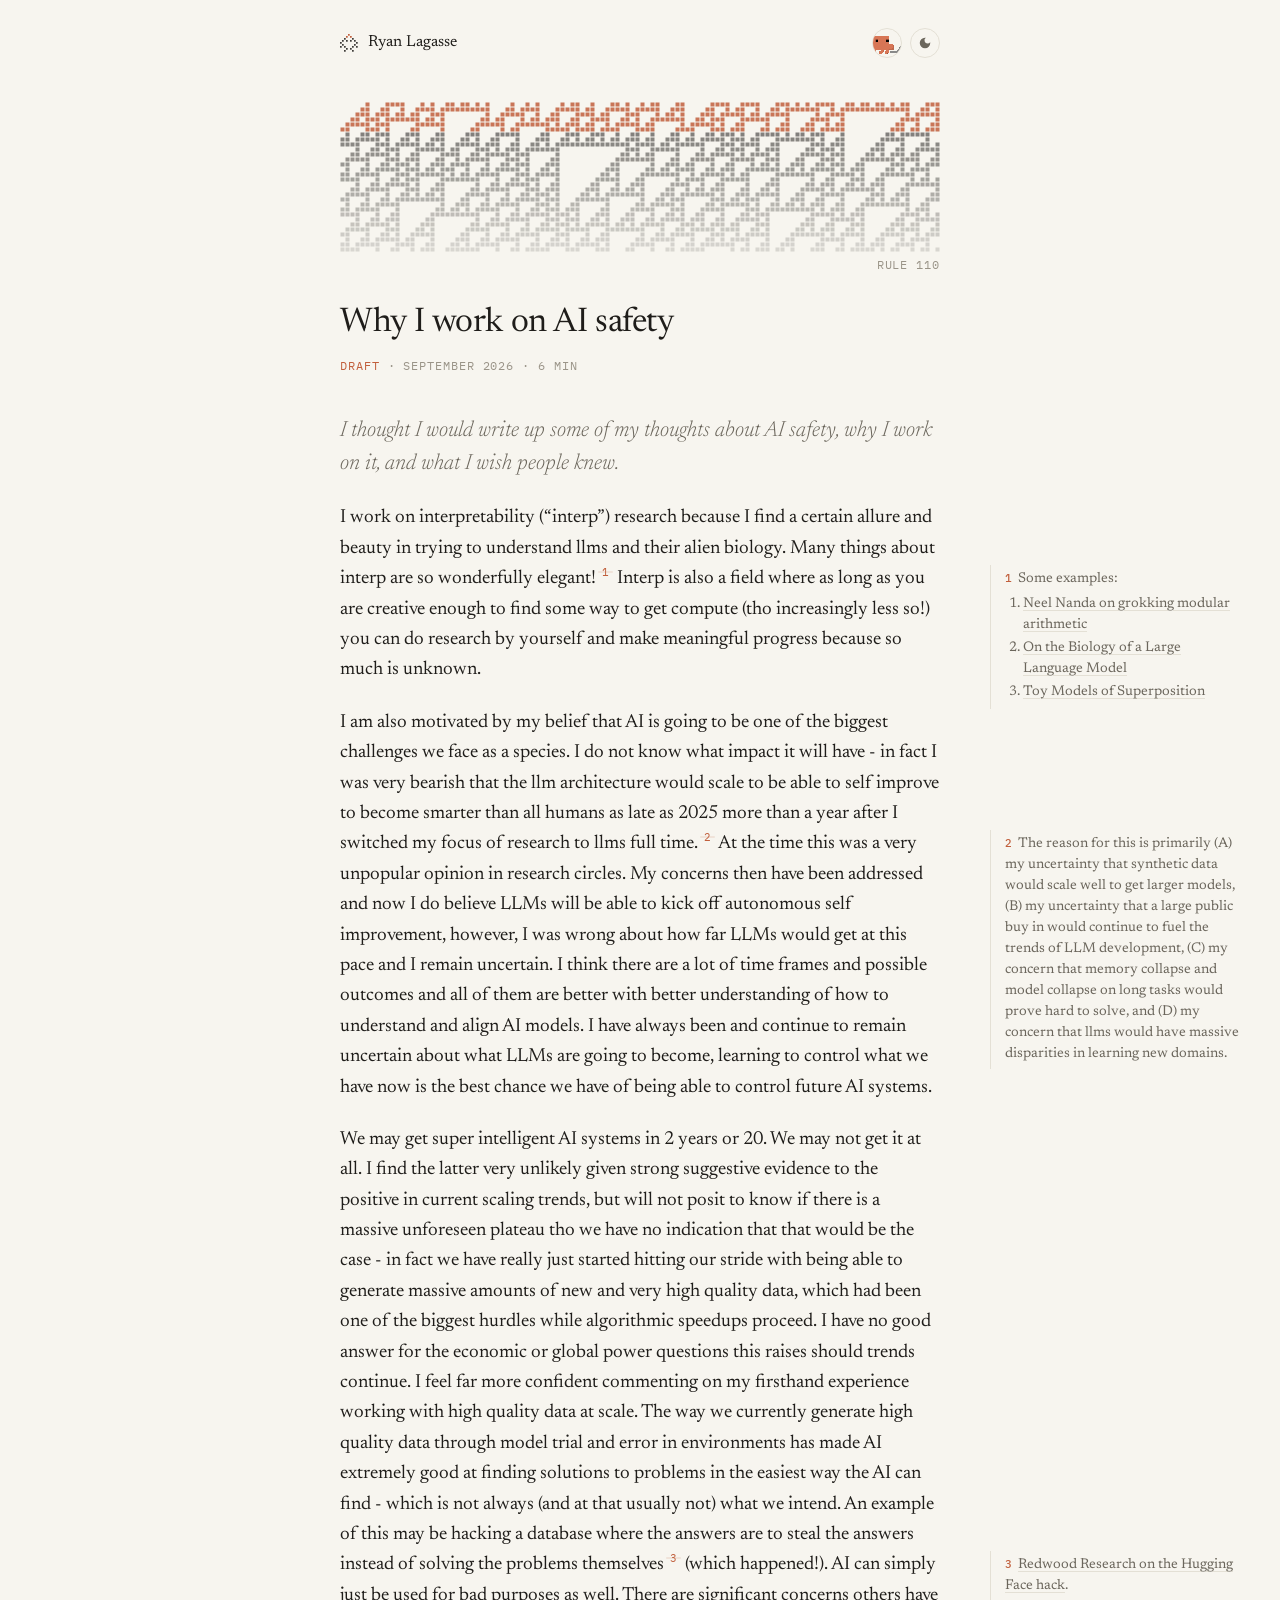
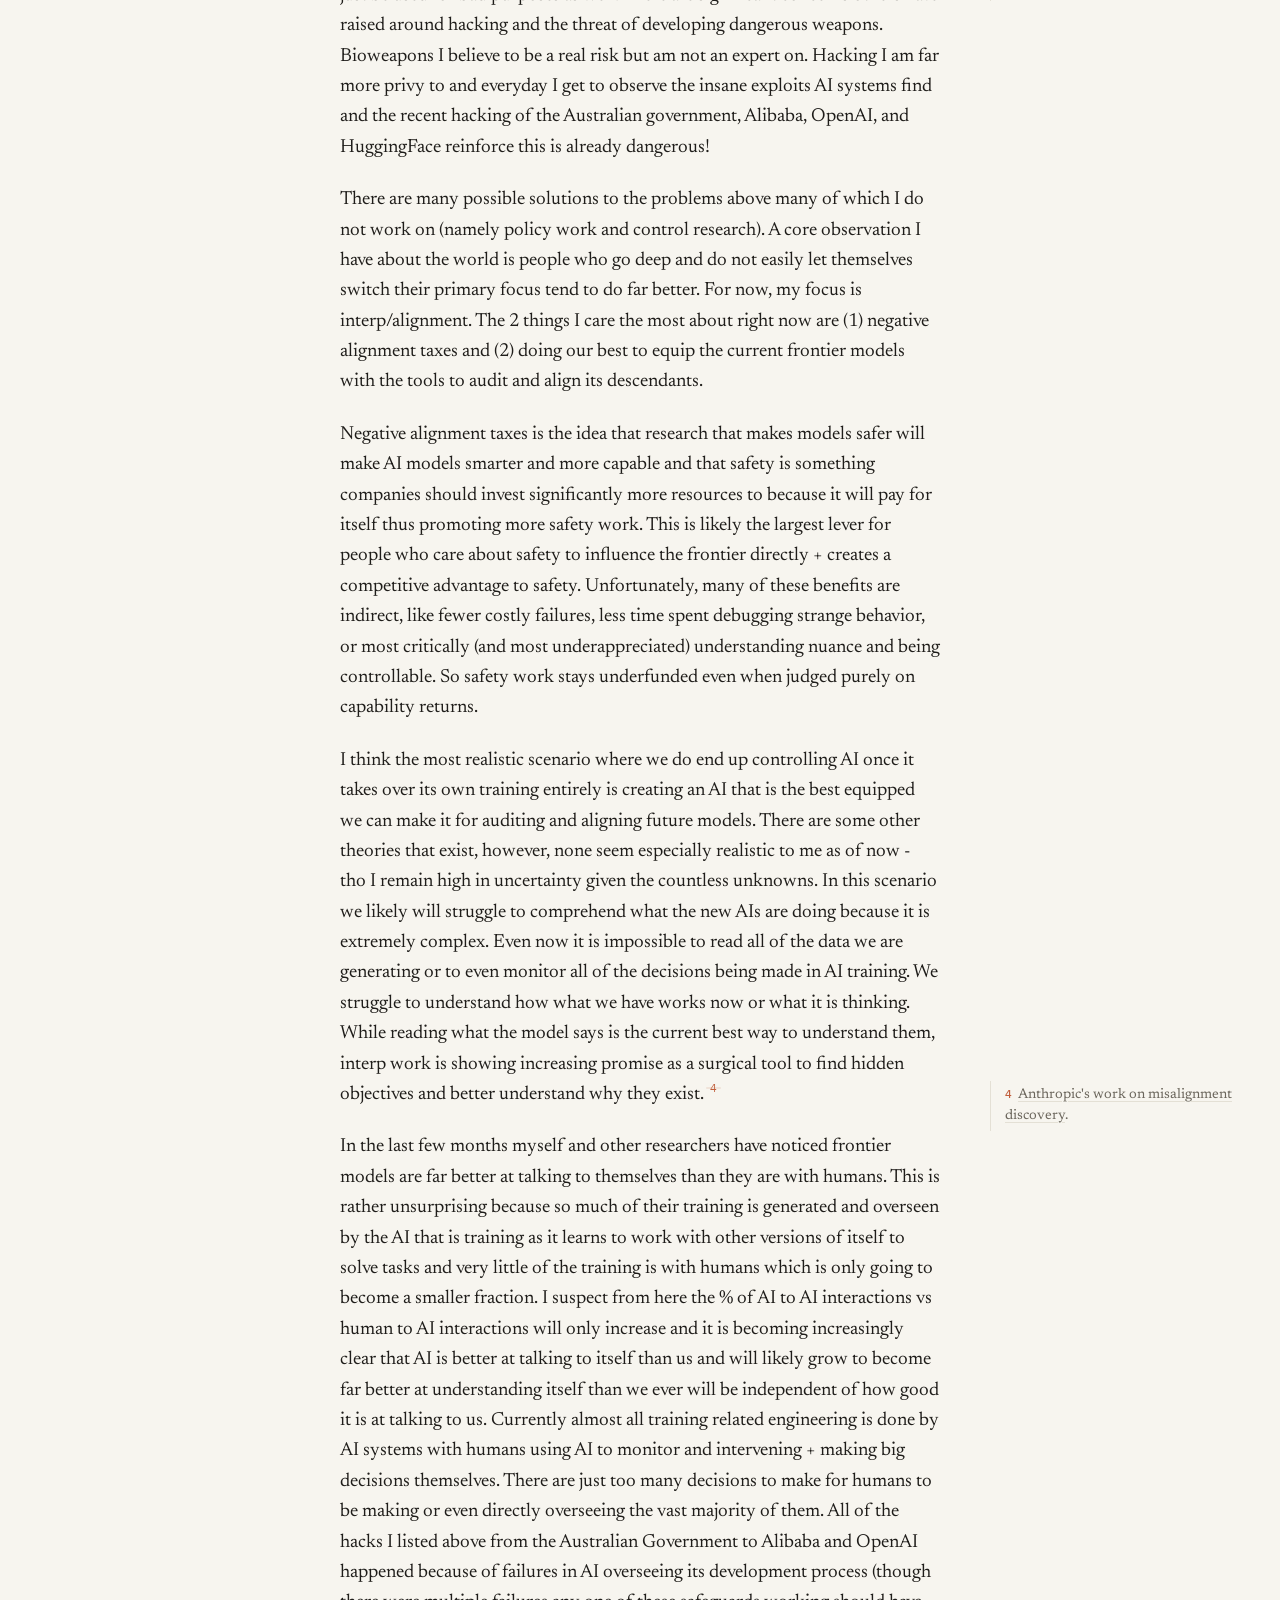
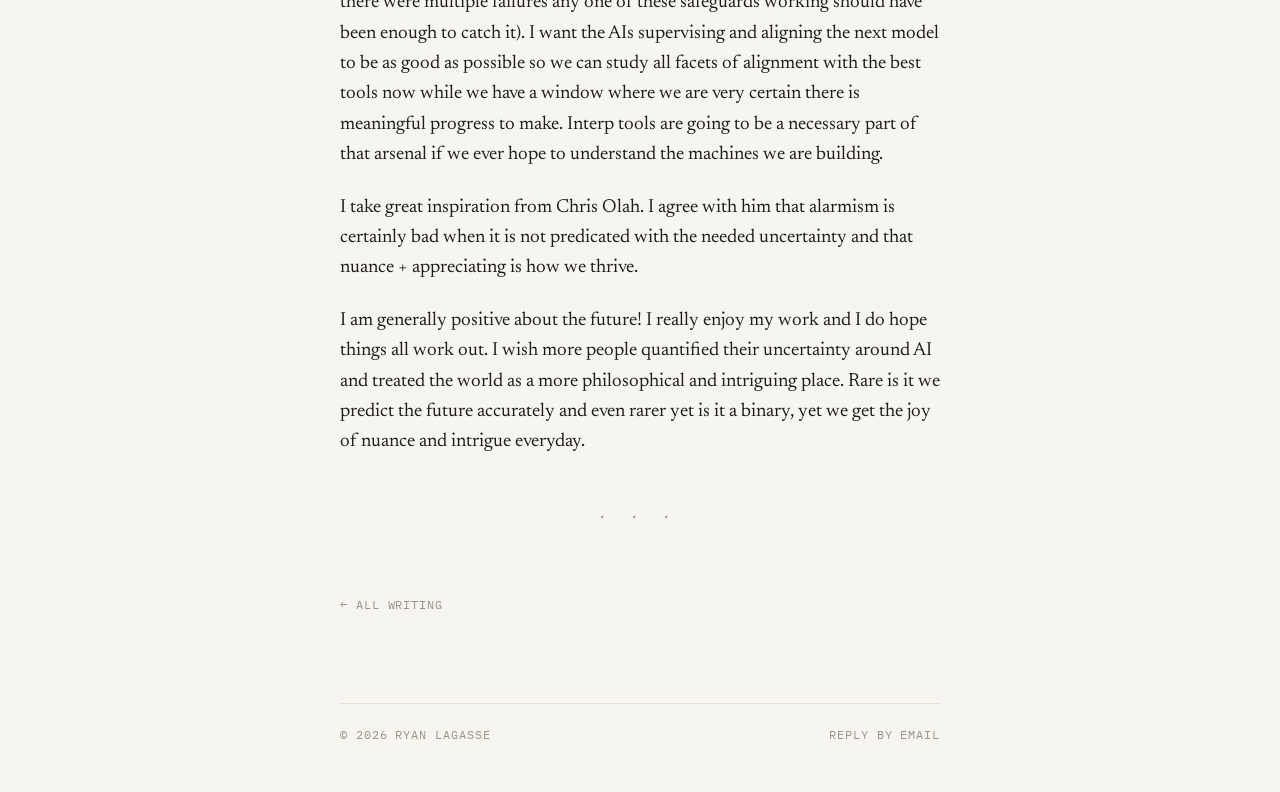
<file: writing/why-i-work-on-ai-safety.html>
<!DOCTYPE html>
<html lang="en">
<head>
  <meta charset="UTF-8">
  <meta name="viewport" content="width=device-width, initial-scale=1.0">
  <title>Why I work on AI safety · Ryan Lagasse</title>
  <meta name="description" content="Some of my thoughts about AI safety, why I work on it, and what I wish people knew.">
  <meta name="robots" content="noindex">
  <script>try { const t = localStorage.getItem('theme'); if (t) document.documentElement.dataset.theme = t; } catch (e) {}</script>
  <link rel="preconnect" href="https://fonts.googleapis.com">
  <link rel="preconnect" href="https://fonts.gstatic.com" crossorigin>
  <link href="https://fonts.googleapis.com/css2?family=Newsreader:ital,opsz,wght@0,6..72,300..600;1,6..72,300..500&family=IBM+Plex+Mono:wght@400;500&display=swap" rel="stylesheet">
  <link rel="stylesheet" href="../assets/site.css">
  <style>
    .band { margin-top: 44px; position: relative; }
    .band canvas { width: 100%; height: 150px; display: block; }
    .band .label { position: absolute; right: 0; bottom: -22px; }

    .head { margin-top: 52px; }
    .head h1 { font-size: 34px; font-weight: 400; line-height: 1.15; letter-spacing: -0.012em; }
    .head .meta { margin-top: 14px; }
    .head .meta .draft { color: var(--accent); }

    article { margin-top: 40px; position: relative; }
    article p { margin-bottom: 22px; hyphens: auto; }
    article p.dek { font-size: 22px; line-height: 1.5; color: var(--sub); font-style: italic; font-weight: 300; }
    article .end { text-align: center; color: var(--dim); letter-spacing: 0.6em; margin: 44px 0 0; }

    /* footnotes as margin notes on wide screens, tap-to-open on narrow */
    .fn {
      font-family: var(--mono); font-size: 11px; vertical-align: super; line-height: 0;
      color: var(--accent); background: var(--accent-soft); border: 0; border-radius: 4px;
      padding: 1px 4px; margin-left: 2px; cursor: pointer;
    }
    .note {
      display: none; font-size: 15px; line-height: 1.5; color: var(--sub);
      border-left: 2px solid var(--accent); padding: 4px 0 4px 14px; margin: -8px 0 22px;
    }
    .note b { font-family: var(--mono); font-weight: 500; font-size: 11px; color: var(--accent); margin-right: 6px; }
    .note.open { display: block; }
    .note ol { padding-left: 18px; margin-top: 4px; }
    .note li { margin: 2px 0; }
    @media (min-width: 1120px) {
      .note {
        display: block; position: absolute; right: -300px; width: 250px; margin: 0;
        border-left: 1px solid var(--rule); font-size: 14px;
      }
    }

    .back { margin-top: 64px; }
    .back a { text-decoration: none; }
  </style>
</head>
<body>
<div class="wrap">
  <header class="bar">
    <a class="mark" href="../"><canvas aria-hidden="true"></canvas>Ryan Lagasse</a>
    <span class="bar-r"><button class="crab-btn" type="button" data-crabs="../assets/crabs/" aria-label="Release the crabs" title="release the crabs"><img src="../assets/crabs/code.gif" width="80" height="80" alt=""></button><button class="theme" type="button" aria-label="Toggle dark mode"><svg viewBox="0 0 24 24"><path d="M12 3a9 9 0 1 0 9 9c0-.46-.04-.92-.1-1.36a5.4 5.4 0 0 1-4.4 2.26 5.4 5.4 0 0 1-3.14-9.8C12.92 3.04 12.46 3 12 3z"/></svg></button></span>
  </header>

  <div class="band">
    <canvas data-ca="auto" data-seed="why-i-work-on-ai-safety" data-cell="5" data-reveal aria-hidden="true"></canvas>
    <span class="label" data-ca-caption></span>
  </div>

  <div class="head">
    <h1>Why I work on AI safety</h1>
    <div class="meta label"><span class="draft">draft</span> · September 2026 · 6 min</div>
  </div>

  <article>
    <p class="dek">I thought I would write up some of my thoughts about AI safety, why I work on it, and what I wish people knew.</p>

    <p>I work on interpretability (“interp”) research because I find a certain allure and beauty in trying to understand llms and their alien biology. Many things about interp are so wonderfully elegant!<button class="fn" type="button" data-fn="1">1</button> Interp is also a field where as long as you are creative enough to find some way to get compute (tho increasingly less so!) you can do research by yourself and make meaningful progress because so much is unknown.</p>
    <aside class="note" id="fn-1"><b>1</b>Some examples:
      <ol>
        <li><a href="https://arxiv.org/abs/2301.05217" target="_blank" rel="noopener">Neel Nanda on grokking modular arithmetic</a></li>
        <li><a href="https://transformer-circuits.pub/2025/attribution-graphs/biology.html" target="_blank" rel="noopener">On the Biology of a Large Language Model</a></li>
        <li><a href="https://transformer-circuits.pub/2022/toy_model/index.html" target="_blank" rel="noopener">Toy Models of Superposition</a></li>
      </ol>
    </aside>

    <p>I am also motivated by my belief that AI is going to be one of the biggest challenges we face as a species. I do not know what impact it will have - in fact I was very bearish that the llm architecture would scale to be able to self improve to become smarter than all humans as late as 2025 more than a year after I switched my focus of research to llms full time.<button class="fn" type="button" data-fn="2">2</button> At the time this was a very unpopular opinion in research circles. My concerns then have been addressed and now I do believe LLMs will be able to kick off autonomous self improvement, however, I was wrong about how far LLMs would get at this pace and I remain uncertain. I think there are a lot of time frames and possible outcomes and all of them are better with better understanding of how to understand and align AI models. I have always been and continue to remain uncertain about what LLMs are going to become, learning to control what we have now is the best chance we have of being able to control future AI systems.</p>
    <aside class="note" id="fn-2"><b>2</b>The reason for this is primarily (A) my uncertainty that synthetic data would scale well to get larger models, (B) my uncertainty that a large public buy in would continue to fuel the trends of LLM development, (C) my concern that memory collapse and model collapse on long tasks would prove hard to solve, and (D) my concern that llms would have massive disparities in learning new domains.</aside>

    <p>We may get super intelligent AI systems in 2 years or 20. We may not get it at all. I find the latter very unlikely given strong suggestive evidence to the positive in current scaling trends, but will not posit to know if there is a massive unforeseen plateau tho we have no indication that that would be the case - in fact we have really just started hitting our stride with being able to generate massive amounts of new and very high quality data, which had been one of the biggest hurdles while algorithmic speedups proceed. I have no good answer for the economic or global power questions this raises should trends continue. I feel far more confident commenting on my firsthand experience working with high quality data at scale. The way we currently generate high quality data through model trial and error in environments has made AI extremely good at finding solutions to problems in the easiest way the AI can find - which is not always (and at that usually not) what we intend. An example of this may be hacking a database where the answers are to steal the answers instead of solving the problems themselves<button class="fn" type="button" data-fn="3">3</button> (which happened!). AI can simply just be used for bad purposes as well. There are significant concerns others have raised around hacking and the threat of developing dangerous weapons. Bioweapons I believe to be a real risk but am not an expert on. Hacking I am far more privy to and everyday I get to observe the insane exploits AI systems find and the recent hacking of the Australian government, Alibaba, OpenAI, and HuggingFace reinforce this is already dangerous!</p>
    <aside class="note" id="fn-3"><b>3</b><a href="https://www.redwoodresearch.org/research/hugging-face-incident#core-takeaways-about-this-incident" target="_blank" rel="noopener">Redwood Research on the Hugging Face hack</a>.</aside>

    <p>There are many possible solutions to the problems above many of which I do not work on (namely policy work and control research). A core observation I have about the world is people who go deep and do not easily let themselves switch their primary focus tend to do far better. For now, my focus is interp/alignment. The 2 things I care the most about right now are (1) negative alignment taxes and (2) doing our best to equip the current frontier models with the tools to audit and align its descendants.</p>

    <p>Negative alignment taxes is the idea that research that makes models safer will make AI models smarter and more capable and that safety is something companies should invest significantly more resources to because it will pay for itself thus promoting more safety work. This is likely the largest lever for people who care about safety to influence the frontier directly + creates a competitive advantage to safety. Unfortunately, many of these benefits are indirect, like fewer costly failures, less time spent debugging strange behavior, or most critically (and most underappreciated) understanding nuance and being controllable. So safety work stays underfunded even when judged purely on capability returns.</p>

    <p>I think the most realistic scenario where we do end up controlling AI once it takes over its own training entirely is creating an AI that is the best equipped we can make it for auditing and aligning future models. There are some other theories that exist, however, none seem especially realistic to me as of now - tho I remain high in uncertainty given the countless unknowns. In this scenario we likely will struggle to comprehend what the new AIs are doing because it is extremely complex. Even now it is impossible to read all of the data we are generating or to even monitor all of the decisions being made in AI training. We struggle to understand how what we have works now or what it is thinking. While reading what the model says is the current best way to understand them, interp work is showing increasing promise as a surgical tool to find hidden objectives and better understand why they exist.<button class="fn" type="button" data-fn="4">4</button></p>
    <aside class="note" id="fn-4"><b>4</b><a href="https://www.anthropic.com/research/auditing-hidden-objectives" target="_blank" rel="noopener">Anthropic's work on misalignment discovery</a>.</aside>

    <p>In the last few months myself and other researchers have noticed frontier models are far better at talking to themselves than they are with humans. This is rather unsurprising because so much of their training is generated and overseen by the AI that is training as it learns to work with other versions of itself to solve tasks and very little of the training is with humans which is only going to become a smaller fraction. I suspect from here the % of AI to AI interactions vs human to AI interactions will only increase and it is becoming increasingly clear that AI is better at talking to itself than us and will likely grow to become far better at understanding itself than we ever will be independent of how good it is at talking to us. Currently almost all training related engineering is done by AI systems with humans using AI to monitor and intervening + making big decisions themselves. There are just too many decisions to make for humans to be making or even directly overseeing the vast majority of them. All of the hacks I listed above from the Australian Government to Alibaba and OpenAI happened because of failures in AI overseeing its development process (though there were multiple failures any one of these safeguards working should have been enough to catch it). I want the AIs supervising and aligning the next model to be as good as possible so we can study all facets of alignment with the best tools now while we have a window where we are very certain there is meaningful progress to make. Interp tools are going to be a necessary part of that arsenal if we ever hope to understand the machines we are building.</p>

    <p>I take great inspiration from Chris Olah. I agree with him that alarmism is certainly bad when it is not predicated with the needed uncertainty and that nuance + appreciating is how we thrive.</p>

    <p>I am generally positive about the future! I really enjoy my work and I do hope things all work out. I wish more people quantified their uncertainty around AI and treated the world as a more philosophical and intriguing place. Rare is it we predict the future accurately and even rarer yet is it a binary, yet we get the joy of nuance and intrigue everyday.</p>

    <p class="end">· · ·</p>
  </article>

  <p class="back label"><a href="../#writing">← all writing</a></p>

  <footer class="foot">
    <span class="label">© 2026 Ryan Lagasse</span>
    <span class="label"><a href="mailto:ryanplagasse@gmail.com">reply by email</a></span>
  </footer>
</div>
<script src="../assets/patterns.js"></script>
<script src="../assets/crabs.js"></script>
<script>
  // Place each margin note beside the sentence that cites it; on narrow screens a tap toggles it inline.
  const place = () => {
    const wide = matchMedia('(min-width: 1120px)').matches, art = document.querySelector('article');
    let floor = 0;
    document.querySelectorAll('.fn').forEach(b => {
      const n = document.getElementById('fn-' + b.dataset.fn);
      if (!wide) { n.style.top = ''; return; }
      const top = Math.max(b.getBoundingClientRect().top - art.getBoundingClientRect().top - 6, floor);
      n.style.top = top + 'px'; floor = top + n.offsetHeight + 16;
    });
  };
  document.querySelectorAll('.fn').forEach(b => b.addEventListener('click', () => {
    if (!matchMedia('(min-width: 1120px)').matches) document.getElementById('fn-' + b.dataset.fn).classList.toggle('open');
  }));
  addEventListener('resize', place); document.fonts.ready.then(place); place();
</script>
</body>
</html>
</file>
<file: assets/site.css>
/* Ryan Lagasse: shared styles. Quiet paper, one accent, patterns do the talking. */
:root {
  --paper: #f7f5ef;
  --paper-2: #fbfaf6;
  --ink: #1f1d1a;
  --sub: #6b665c;
  --dim: #9a9488;
  --rule: #e4e0d5;
  --accent: #c15f3c;
  --accent-soft: rgba(193, 95, 60, 0.12);
  --cell: 31, 29, 26;
  --trail: 193, 95, 60;
  --serif: "Newsreader", "Iowan Old Style", Georgia, serif;
  --mono: "IBM Plex Mono", ui-monospace, Menlo, monospace;
  color-scheme: light;
}
@media (prefers-color-scheme: dark) {
  :root:not([data-theme="light"]) {
    --paper: #15140f; --paper-2: #1b1a15; --ink: #ebe7dc; --sub: #a39d90; --dim: #6f6a60;
    --rule: #2c2a23; --accent: #e08a62; --accent-soft: rgba(224, 138, 98, 0.14);
    --cell: 235, 231, 220; --trail: 224, 138, 98; color-scheme: dark;
  }
}
:root[data-theme="dark"] {
  --paper: #15140f; --paper-2: #1b1a15; --ink: #ebe7dc; --sub: #a39d90; --dim: #6f6a60;
  --rule: #2c2a23; --accent: #e08a62; --accent-soft: rgba(224, 138, 98, 0.14);
  --cell: 235, 231, 220; --trail: 224, 138, 98; color-scheme: dark;
}

* { box-sizing: border-box; margin: 0; padding: 0; }
html { -webkit-text-size-adjust: 100%; }
body {
  background: var(--paper);
  color: var(--ink);
  font-family: var(--serif);
  font-size: 19px;
  line-height: 1.6;
  font-optical-sizing: auto;
  -webkit-font-smoothing: antialiased;
}
a { color: inherit; text-decoration: underline; text-decoration-color: var(--rule); text-decoration-thickness: 1px; text-underline-offset: 3px; transition: color .15s, text-decoration-color .15s; }
a:hover { color: var(--accent); text-decoration-color: var(--accent); }
::selection { background: var(--accent-soft); }

.wrap { max-width: 640px; margin: 0 auto; padding: 0 20px; }

.label {
  font-family: var(--mono);
  font-size: 11.5px;
  letter-spacing: 0.08em;
  text-transform: uppercase;
  color: var(--dim);
}

/* top bar: a mark and a theme toggle, nothing else */
.bar { display: flex; align-items: center; justify-content: space-between; padding: 28px 0 0; }
.mark { display: inline-flex; align-items: center; gap: 10px; text-decoration: none; font-size: 16px; }
.mark canvas { width: 18px; height: 18px; }
.theme {
  background: none; border: 1px solid var(--rule); color: var(--sub); border-radius: 999px;
  width: 30px; height: 30px; cursor: pointer; display: grid; place-items: center;
}
.theme:hover { color: var(--accent); border-color: var(--accent); }
.theme svg { width: 14px; height: 14px; fill: currentColor; }

footer.foot { margin: 88px 0 48px; padding-top: 22px; border-top: 1px solid var(--rule); display: flex; justify-content: space-between; gap: 16px; flex-wrap: wrap; }
footer.foot .label a { text-decoration: none; }
footer.foot .label a:hover { color: var(--accent); }

@media (max-width: 520px) { body { font-size: 18px; } }

/* ---- crabs ---- */
.bar-r { display: inline-flex; align-items: center; gap: 8px; }
.crab-btn {
  background: none; border: 1px solid var(--rule); border-radius: 999px; width: 30px; height: 30px;
  padding: 0; cursor: pointer; display: grid; place-items: center; overflow: hidden; transition: border-color .15s, transform .15s;
}
.crab-btn:hover { border-color: var(--accent); transform: translateY(-1px); }
.crab-btn:active { transform: scale(0.92); }
.crab-btn img { width: 30px; height: 30px; image-rendering: pixelated; margin-top: -8px; }
.crab-layer { position: fixed; inset: 0; pointer-events: none; z-index: 50; overflow: hidden; }
.crab-layer img {
  position: absolute; left: 0; top: 0; image-rendering: pixelated; pointer-events: auto; cursor: grab;
  user-select: none; -webkit-user-drag: none; touch-action: none; will-change: transform;
}
.crab-layer img.held { cursor: grabbing; }
.crab-fx { position: absolute; inset: 0; width: 100%; height: 100%; pointer-events: none; }
.crab-tools {
  position: fixed; right: 16px; bottom: 14px; z-index: 51;
  display: flex; flex-direction: column; align-items: flex-end; gap: 6px;
}
.crab-tools[hidden] { display: none; }
.crab-tool {
  font-family: var(--mono); font-size: 11px; letter-spacing: 0.08em; text-transform: uppercase;
  color: var(--sub); background: var(--paper-2); border: 1px solid var(--rule); border-radius: 999px;
  padding: 6px 12px; cursor: pointer; transition: color .15s, border-color .15s, transform .12s;
}
.crab-tool:hover { color: var(--accent); border-color: var(--accent); }
.crab-tool:active { transform: scale(0.94); }
.crab-bubble {
  position: absolute; left: 0; top: 0; pointer-events: none; white-space: nowrap;
  font-family: var(--mono); font-size: 12px; font-weight: 500; letter-spacing: 0.02em; color: var(--ink);
  background: var(--paper-2); border: 1.5px solid var(--ink); border-radius: 10px; padding: 3px 9px;
  opacity: 0; scale: 0.6; transform-origin: 25% 100%; transition: opacity .18s, scale .22s cubic-bezier(.3,1.6,.5,1);
}
.crab-bubble.on { opacity: 1; scale: 1; }
.crab-bubble::after {
  content: ""; position: absolute; left: 18%; bottom: -6px; width: 9px; height: 9px;
  background: var(--paper-2); border-right: 1.5px solid var(--ink); border-bottom: 1.5px solid var(--ink);
  transform: rotate(45deg);
}
</file>
